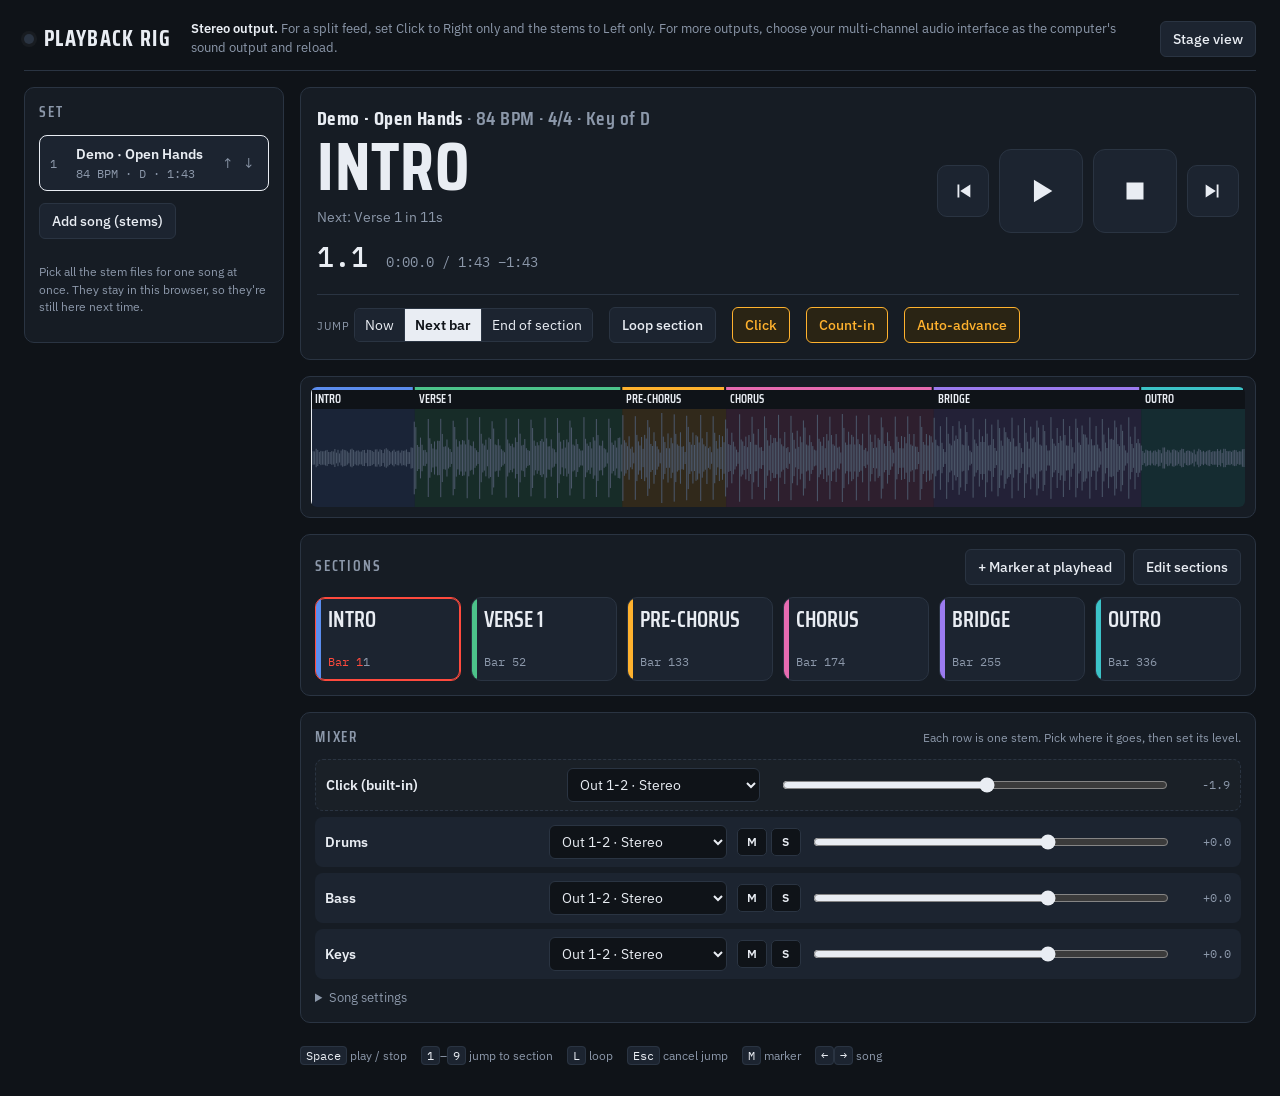
<file: prototype/index.html>
<!doctype html>
<html lang="en">
<meta charset="utf-8">
<meta name="viewport" content="width=device-width, initial-scale=1, viewport-fit=cover">
<title>Playback Rig</title>
<meta name="claude:viewport-fit-sides" content="cover">
<link rel="preconnect" href="https://fonts.googleapis.com">
<link rel="preconnect" href="https://fonts.gstatic.com" crossorigin>
<link rel="stylesheet" href="https://fonts.googleapis.com/css2?family=Saira+Condensed:wght@500;600;700&family=IBM+Plex+Sans:wght@400;500;600&family=IBM+Plex+Mono:wght@400;500&display=swap">
<style>
/* Layout: a stage console. Setlist rail on the left, the deck (now playing, waveform, section pads, mixer) on the right. Single dark theme by choice: it lives in a dark room. */
:root{
  color-scheme: dark;
  --bg:#0f1318; --panel:#161c24; --panel-2:#1c2430; --line:#2a3442; --fg:#e9edf3; --muted:#8c98aa;
  --live:#ff4a3d; --cue:#ffb22e; --ok:#4cc38a; --focus:#7fb0ff;
  --f-display:"Saira Condensed","Arial Narrow",system-ui,sans-serif;
  --f-body:"IBM Plex Sans",system-ui,-apple-system,"Segoe UI",sans-serif;
  --f-mono:"IBM Plex Mono",ui-monospace,Menlo,Consolas,monospace;
}
html,body{background:var(--bg);color:var(--fg)}
body{font-family:var(--f-body);font-size:14px;line-height:1.45;padding-left:max(16px,env(safe-area-inset-left,0px));padding-right:max(16px,env(safe-area-inset-right,0px));padding-block:12px 24px}
*{box-sizing:border-box}
[hidden]{display:none!important}
button,input,select{font:inherit;color:inherit}
:focus-visible{outline:2px solid var(--focus);outline-offset:2px}
.top{display:flex;flex-wrap:wrap;align-items:center;gap:12px 20px;padding-bottom:12px;border-bottom:1px solid var(--line);margin-bottom:16px}
.brand{font-family:var(--f-display);font-weight:700;font-size:22px;letter-spacing:.06em;text-transform:uppercase;display:flex;align-items:center;gap:10px}
.tally{width:10px;height:10px;border-radius:50%;background:var(--line);box-shadow:0 0 0 3px rgba(255,255,255,.04)}
.tally.on{background:var(--live);box-shadow:0 0 12px var(--live)}
.out{color:var(--muted);font-size:13px;flex:1;min-width:200px}
.out b{color:var(--fg);font-weight:600}
.btn{background:var(--panel-2);border:1px solid var(--line);border-radius:6px;padding:7px 12px;cursor:pointer;font-weight:500;white-space:nowrap}
.btn:hover{border-color:#3a475a}
.btn.on{background:#2a2414;border-color:var(--cue);color:var(--cue)}
.btn[disabled]{opacity:.45;cursor:not-allowed}
.btn.danger{border-color:#5a2a2a;color:#ff9a90}
.rig{display:grid;grid-template-columns:260px minmax(0,1fr);gap:16px}
@media (max-width:860px){.rig{grid-template-columns:minmax(0,1fr)}}
.panel{background:var(--panel);border:1px solid var(--line);border-radius:10px}
h2{font-family:var(--f-display);font-weight:600;font-size:15px;letter-spacing:.12em;text-transform:uppercase;color:var(--muted);margin:0}
.setlist{padding:14px;display:flex;flex-direction:column;gap:12px;align-self:start}
.songs{list-style:none;margin:0;padding:0;display:flex;flex-direction:column;gap:6px}
.song{display:flex;align-items:center;gap:8px;border:1px solid transparent;border-radius:8px;padding:8px 10px;background:var(--panel-2);cursor:pointer}
.song.cur{border-color:var(--fg)}
.song .n{font-family:var(--f-mono);color:var(--muted);font-size:12px;width:18px}
.song .t{flex:1;min-width:0}
.song .nm{font-weight:600;white-space:nowrap;overflow:hidden;text-overflow:ellipsis}
.song .meta{font-size:12px;color:var(--muted);font-family:var(--f-mono)}
.song .mv{display:flex;gap:2px}
.song .mv button{background:none;border:0;color:var(--muted);cursor:pointer;padding:2px 4px;border-radius:4px}
.song .mv button:hover{color:var(--fg);background:var(--line)}
.row{display:flex;flex-wrap:wrap;gap:8px;align-items:center}
.file{position:relative;overflow:hidden}
.file input{position:absolute;inset:0;opacity:0;cursor:pointer}
.hint{font-size:12px;color:var(--muted)}
.deck{display:flex;flex-direction:column;gap:16px;min-width:0}
.now{padding:16px;display:grid;grid-template-columns:minmax(0,1fr) auto;gap:16px;align-items:center}
@media (max-width:640px){.now{grid-template-columns:minmax(0,1fr)}}
.songname{font-family:var(--f-display);font-weight:600;font-size:20px;letter-spacing:.02em;color:var(--muted)}
.songname b{color:var(--fg)}
.secname{font-family:var(--f-display);font-weight:700;font-size:clamp(40px,7vw,68px);line-height:1;text-transform:uppercase;letter-spacing:.01em;text-wrap:balance}
.nextsec{color:var(--muted);margin-top:6px}
.nextsec b{color:var(--cue);font-weight:600}
.clock{display:flex;gap:18px;align-items:baseline;margin-top:10px;font-family:var(--f-mono);font-variant-numeric:tabular-nums}
.clock .bb{font-size:28px;font-weight:500}
.clock .tc{color:var(--muted)}
.countin{color:var(--cue);font-weight:600}
.transport{display:flex;gap:10px;align-items:center;flex-wrap:wrap}
.big{width:84px;height:84px;border-radius:12px;border:1px solid var(--line);background:var(--panel-2);cursor:pointer;display:grid;place-items:center}
.big svg{width:34px;height:34px}
.big.play.on{background:var(--live);border-color:var(--live)}
.big.play.on svg{fill:#fff}
.big svg{fill:var(--fg)}
.small{width:52px;height:52px;border-radius:10px}
.small svg{width:22px;height:22px}
.opts{grid-column:1/-1;display:flex;flex-wrap:wrap;gap:8px 16px;align-items:center;border-top:1px solid var(--line);padding-top:12px}
.seg{display:inline-flex;border:1px solid var(--line);border-radius:6px;overflow:hidden}
.seg button{background:var(--panel-2);border:0;padding:6px 10px;cursor:pointer;border-right:1px solid var(--line)}
.seg button:last-child{border-right:0}
.seg button.on{background:var(--fg);color:var(--bg);font-weight:600}
.lbl{font-size:11px;letter-spacing:.1em;text-transform:uppercase;color:var(--muted);margin-right:4px}
.wavewrap{padding:10px}
canvas{display:block;width:100%;height:120px;cursor:pointer;border-radius:6px}
.secs{padding:14px;display:flex;flex-direction:column;gap:12px}
.pads{display:grid;grid-template-columns:repeat(auto-fill,minmax(140px,1fr));gap:10px}
.pad{position:relative;height:84px;border-radius:10px;border:1px solid var(--line);background:var(--panel-2);cursor:pointer;text-align:left;padding:10px 12px;display:flex;flex-direction:column;justify-content:space-between;overflow:hidden}
.pad::before{content:"";position:absolute;left:0;top:0;bottom:0;width:5px;background:var(--c)}
.pad .pn{font-family:var(--f-display);font-weight:600;font-size:22px;line-height:1.05;text-transform:uppercase}
.pad .pb{font-family:var(--f-mono);font-size:12px;color:var(--muted);display:flex;justify-content:space-between}
.pad.cur{border-color:var(--live);box-shadow:inset 0 0 0 1px var(--live)}
.pad.cur .pb span:first-child{color:var(--live)}
.pad.queued{border-color:var(--cue);animation:blink .5s steps(2) infinite}
@keyframes blink{50%{background:#2a2414}}
@media (prefers-reduced-motion:reduce){.pad.queued{animation:none;background:#2a2414}}
.edit{display:flex;flex-direction:column;gap:6px}
.erow{display:grid;grid-template-columns:minmax(0,1fr) 90px auto;gap:8px;align-items:center}
.erow input,.form input,.form select,.mix select{background:var(--bg);border:1px solid var(--line);border-radius:6px;padding:6px 8px;min-width:0;width:100%}
.mix{padding:14px;display:flex;flex-direction:column;gap:10px}
.strips{display:flex;flex-direction:column;gap:6px}
.strip{display:grid;grid-template-columns:minmax(90px,1.2fr) minmax(120px,1fr) auto minmax(100px,2fr) 54px;gap:10px;align-items:center;background:var(--panel-2);border-radius:8px;padding:8px 10px}
@media (max-width:640px){.strip{grid-template-columns:minmax(0,1fr) auto;}.strip select,.strip input[type=range]{grid-column:1/-1}}
.strip .sn{font-weight:600;white-space:nowrap;overflow:hidden;text-overflow:ellipsis}
.strip .sn small{display:block;font-weight:400;color:#ff9a90}
.ms{display:flex;gap:4px}
.ms button{width:30px;height:28px;border-radius:5px;border:1px solid var(--line);background:var(--bg);cursor:pointer;font-weight:600;font-size:12px}
.ms .m.on{background:#4a1d1d;border-color:var(--live);color:#ffb3ab}
.ms .s.on{background:#3b3214;border-color:var(--cue);color:var(--cue)}
input[type=range]{width:100%;accent-color:var(--fg)}
.db{font-family:var(--f-mono);font-size:12px;color:var(--muted);text-align:right;font-variant-numeric:tabular-nums}
.strip.click{background:#1a2027;border:1px dashed var(--line)}
details.songset summary{cursor:pointer;color:var(--muted);font-size:13px}
.form{display:grid;grid-template-columns:repeat(auto-fill,minmax(130px,1fr));gap:10px;margin-top:10px}
.form label{display:flex;flex-direction:column;gap:4px;font-size:12px;color:var(--muted)}
.overlay{position:fixed;inset:0;background:rgba(5,8,12,.72);display:grid;place-items:center;padding:16px;z-index:20}
.dialog{max-width:520px;width:100%;padding:18px;display:flex;flex-direction:column;gap:12px}
.dialog h3{font-family:var(--f-display);font-size:24px;margin:0;text-transform:uppercase;letter-spacing:.03em}
.filelist{font-family:var(--f-mono);font-size:12px;color:var(--muted);max-height:150px;overflow:auto;background:var(--bg);border-radius:6px;padding:8px}
.keys{margin-top:8px;font-size:12px;color:var(--muted);display:flex;flex-wrap:wrap;gap:6px 14px}
kbd{font-family:var(--f-mono);background:var(--panel-2);border:1px solid var(--line);border-radius:4px;padding:1px 5px;color:var(--fg)}
.empty{color:var(--muted);padding:6px 2px}
body.stage .setlist .row,body.stage .mix,body.stage .songset,body.stage .editbtns,body.stage .song .mv,body.stage .keys{display:none}
body.stage .pad{height:110px}
body.stage .pad .pn{font-size:28px}
</style>

<header class="top">
  <div class="brand"><span class="tally" id="tally"></span>Playback Rig</div>
  <div class="out" id="outinfo">Checking audio output…</div>
  <button class="btn" id="stageBtn" aria-pressed="false">Stage view</button>
</header>

<main class="rig">
  <aside class="panel setlist">
    <h2>Set</h2>
    <ol class="songs" id="songs"></ol>
    <div class="row">
      <label class="btn file">Add song (stems)<input type="file" id="fileIn" accept="audio/*" multiple></label>
      <button class="btn" id="demoBtn" hidden>Add demo</button>
    </div>
    <p class="hint">Pick all the stem files for one song at once. They stay in this browser, so they're still here next time.</p>
  </aside>

  <section class="deck">
    <div class="panel now">
      <div>
        <div class="songname" id="songname">No song loaded</div>
        <div class="secname" id="secname">—</div>
        <div class="nextsec" id="nextsec"></div>
        <div class="clock"><span class="bb" id="bb">1.1</span><span class="tc" id="tc">0:00.0 / 0:00</span><span class="countin" id="countin"></span></div>
      </div>
      <div class="transport">
        <button class="big small" id="prevBtn" title="Previous song (←)" aria-label="Previous song"><svg viewBox="0 0 24 24"><path d="M6 5h2v14H6zM20 5v14L9 12z"/></svg></button>
        <button class="big play" id="playBtn" title="Play (Space)" aria-label="Play"><svg viewBox="0 0 24 24"><path d="M7 4v16l13-8z"/></svg></button>
        <button class="big" id="stopBtn" title="Stop (Space). Press again to return to the top." aria-label="Stop"><svg viewBox="0 0 24 24"><path d="M6 6h12v12H6z"/></svg></button>
        <button class="big small" id="nextBtn" title="Next song (→)" aria-label="Next song"><svg viewBox="0 0 24 24"><path d="M16 5h2v14h-2zM4 5v14l11-7z"/></svg></button>
      </div>
      <div class="opts">
        <span><span class="lbl">Jump</span><span class="seg" id="quant"><button data-q="now">Now</button><button data-q="bar">Next bar</button><button data-q="section">End of section</button></span></span>
        <button class="btn" id="loopBtn" title="Repeat the current section until you turn it off (L)">Loop section</button>
        <button class="btn" id="clickBtn" title="Generated click for this song">Click</button>
        <button class="btn" id="countBtn">Count-in</button>
        <button class="btn" id="autoBtn" title="After a song ends, load the next one">Auto-advance</button>
      </div>
    </div>

    <div class="panel wavewrap"><canvas id="wave" aria-label="Song overview. Click to move the playhead."></canvas></div>

    <div class="panel secs">
      <div class="row" style="justify-content:space-between">
        <h2>Sections</h2>
        <div class="row editbtns">
          <button class="btn" id="markBtn" title="M">+ Marker at playhead</button>
          <button class="btn" id="editBtn">Edit sections</button>
        </div>
      </div>
      <div class="pads" id="pads"></div>
      <div class="edit" id="editList" hidden></div>
    </div>

    <div class="panel mix">
      <div class="row" style="justify-content:space-between"><h2>Mixer</h2><span class="hint" id="mixhint"></span></div>
      <div class="strips" id="strips"></div>
      <details class="songset">
        <summary>Song settings</summary>
        <div class="form" id="songForm">
          <label>Name<input id="f-name"></label>
          <label>Tempo (BPM)<input id="f-bpm" type="number" min="30" max="300" step="0.01"></label>
          <label>Beats per bar<input id="f-bpb" type="number" min="1" max="12"></label>
          <label>Key<input id="f-key" maxlength="6"></label>
          <label>First downbeat (ms)<input id="f-off" type="number" step="1"></label>
        </div>
        <div class="row" style="margin-top:12px"><button class="btn danger" id="removeBtn">Remove song</button></div>
      </details>
    </div>
    <div class="keys"><span><kbd>Space</kbd> play / stop</span><span><kbd>1</kbd>–<kbd>9</kbd> jump to section</span><span><kbd>L</kbd> loop</span><span><kbd>Esc</kbd> cancel jump</span><span><kbd>M</kbd> marker</span><span><kbd>←</kbd><kbd>→</kbd> song</span></div>
  </section>
</main>

<div class="overlay" id="importDlg" hidden>
  <form class="panel dialog" id="importForm">
    <h3>New song</h3>
    <div class="filelist" id="importFiles"></div>
    <div class="form" style="margin-top:0">
      <label>Song name<input id="i-name" required></label>
      <label>Tempo (BPM)<input id="i-bpm" type="number" min="30" max="300" step="0.01" required></label>
      <label>Beats per bar<input id="i-bpb" type="number" min="1" max="12" value="4" required></label>
      <label>Key<input id="i-key" maxlength="6"></label>
      <label>First downbeat (ms)<input id="i-off" type="number" step="1" value="0"></label>
    </div>
    <p class="hint">Stems named Click, Guide or Cue go to the in-ear outputs. Everything else goes to the mains. If there's a Click stem, the built-in click starts off.</p>
    <div class="row" style="justify-content:flex-end"><span class="hint" id="importStatus"></span><button type="button" class="btn" id="importCancel">Cancel</button><button class="btn on" id="importGo">Load song</button></div>
  </form>
</div>

<script>
(() => {
const LA = 0.15;                  // scheduler lookahead (s)
const COLORS = ['#5b8def','#4cc38a','#ffb22e','#e66bb0','#9b7bf0','#3cc3c8','#ef7d4f','#c3d04c'];
const S = { songs: [], cur: -1, edit: false, loading: false,
  settings: { countIn: true, quant: 'bar', autoNext: true, clickVol: 0.8, clickRoute: null, stage: false } };
const P = { playing: false, pos: 0, segs: [], insts: [], clicks: [], schedUntil: 0, pending: null, loop: false, timer: 0 };
const buffers = new Map();        // songId -> Map(stemId -> AudioBuffer)
const $ = s => document.querySelector(s);
const uid = () => Math.random().toString(36).slice(2, 10);
const mod = (a, n) => ((a % n) + n) % n;
const cur = () => S.songs[S.cur];
const spb = s => 60 / s.bpm;
const barLen = s => spb(s) * s.bpb;
const fmt = t => { t = Math.max(0, t); const m = Math.floor(t / 60), s = t - m * 60; return m + ':' + (s < 10 ? '0' : '') + s.toFixed(1); };
const fmt0 = t => { t = Math.max(0, Math.round(t)); return Math.floor(t / 60) + ':' + String(t % 60).padStart(2, '0'); };

/* ---------- storage (IndexedDB, this browser only) ---------- */
let dbp = null;
function db() {
  if (!dbp) dbp = new Promise((res, rej) => {
    try { const r = indexedDB.open('playback-rig', 1);
      r.onupgradeneeded = () => { r.result.createObjectStore('kv'); r.result.createObjectStore('files'); };
      r.onsuccess = () => res(r.result); r.onerror = () => rej(r.error);
    } catch (e) { rej(e); }
  });
  return dbp;
}
async function idb(store, mode, fn) {
  try { const d = await db(); return await new Promise((res, rej) => {
    const tx = d.transaction(store, mode); const q = fn(tx.objectStore(store)); let out;
    if (q) q.onsuccess = () => { out = q.result; };
    tx.oncomplete = () => res(out); tx.onerror = () => rej(tx.error); tx.onabort = () => rej(tx.error);
  }); } catch (e) { return undefined; }
}
const idbGet = (st, k) => idb(st, 'readonly', o => o.get(k));
const idbPut = (st, k, v) => idb(st, 'readwrite', o => o.put(v, k));
const idbDel = (st, k) => idb(st, 'readwrite', o => o.delete(k));
let saveT = 0;
function save() {
  clearTimeout(saveT);
  saveT = setTimeout(() => {
    const songs = S.songs.filter(s => !s.demo).map(s => ({ ...s, stems: s.stems.map(({ missing, ...st }) => st) }));
    idbPut('kv', 'library', { songs, settings: S.settings, cur: S.songs[S.cur]?.id });
  }, 300);
}

/* ---------- audio graph ---------- */
let ctx = null, graph = null, clickBufs = null;
function getCtx() { if (!ctx) ctx = new (window.AudioContext || window.webkitAudioContext)(); return ctx; }
function channelCount() { const c = getCtx(); return Math.max(2, Math.min(c.destination.maxChannelCount || 2, 32)); }
function defaultRoute(name) { return /click|guide|cue|count/i.test(name || '') && channelCount() >= 4 ? 'p:2' : 'p:0'; }
function buildGraph() {
  const c = getCtx(), n = channelCount();
  try { c.destination.channelCount = n; c.destination.channelCountMode = 'explicit'; c.destination.channelInterpretation = 'discrete'; } catch (e) {}
  const merger = c.createChannelMerger(n); merger.connect(c.destination);
  graph = { n, merger, buses: new Map() };
  const mk = f => { const len = Math.floor(c.sampleRate * 0.05), b = c.createBuffer(1, len, c.sampleRate), d = b.getChannelData(0);
    for (let i = 0; i < len; i++) { const t = i / c.sampleRate; d[i] = Math.sin(2 * Math.PI * f * t) * Math.exp(-t * 90) * 0.9; } return b; };
  clickBufs = { hi: mk(1760), lo: mk(1175) };
}
function bus(id) {
  if (!graph) buildGraph();
  let b = graph.buses.get(id);
  if (!b) { const g = getCtx().createGain(); g.channelCount = 2; g.channelCountMode = 'explicit'; g.channelInterpretation = 'speakers';
    b = { g, outs: [], route: null }; graph.buses.set(id, b); }
  return b;
}
function clampRoute(r) {
  const n = graph ? graph.n : channelCount(); let [k, ch] = (r || 'p:0').split(':'); ch = +ch;
  if (k === 'p' && ch + 1 >= n) return 'p:0';
  if (k === 'm' && ch >= n) return 'm:' + (n - 1);
  return k + ':' + ch;
}
function routeBus(b, route) {
  route = clampRoute(route); if (b.route === route) return;
  try { b.g.disconnect(); } catch (e) {}
  b.outs.forEach(o => { try { o.disconnect(); } catch (e) {} }); b.outs = [];
  const c = getCtx(); const [k, chS] = route.split(':'); const ch = +chS;
  if (k === 'p') { const sp = c.createChannelSplitter(2); b.g.connect(sp); sp.connect(graph.merger, 0, ch); sp.connect(graph.merger, 1, ch + 1); b.outs.push(sp); }
  else { const dm = c.createGain(); dm.channelCount = 1; dm.channelCountMode = 'explicit'; dm.channelInterpretation = 'speakers'; b.g.connect(dm); dm.connect(graph.merger, 0, ch); b.outs.push(dm); }
  b.route = route;
}
function applyMix() {
  const song = cur(); if (!song || !graph) return;
  const anySolo = song.stems.some(s => s.solo);
  for (const st of song.stems) {
    const b = bus(st.id); routeBus(b, st.route);
    const v = st.mute || (anySolo && !st.solo) ? 0 : st.gain;
    b.g.gain.setTargetAtTime(v, ctx.currentTime, 0.01);
  }
  const cb = bus('__click'); routeBus(cb, S.settings.clickRoute || defaultRoute('click'));
  cb.g.gain.setTargetAtTime(S.settings.clickVol, ctx.currentTime, 0.01);
}
function routeOptions() {
  const n = graph ? graph.n : channelCount(), o = [];
  for (let i = 0; i + 1 < n; i += 2) o.push(['p:' + i, `Out ${i + 1}-${i + 2}` + (n >= 4 ? (i === 0 ? ' · Mains' : i === 2 ? ' · In-ears' : '') : ' · Stereo')]);
  for (let i = 0; i < n; i++) o.push(['m:' + i, n === 2 ? (i ? 'Right only' : 'Left only') : `Out ${i + 1} only`]);
  return o;
}

/* ---------- transport engine ---------- */
function posAt(t) { const sg = P.segs; if (!sg.length) return P.pos; let s = sg[0]; if (t < s.ctx) return s.pos; for (const x of sg) if (x.ctx <= t) s = x; return s.pos + (t - s.ctx); }
function ctxAtPos(p) { const s = P.segs[P.segs.length - 1]; return s.ctx + (p - s.pos); }
function startInstance(song, at, pos) {
  const bm = buffers.get(song.id), inst = []; if (!bm) return inst;
  for (const st of song.stems) {
    const buf = bm.get(st.id); if (!buf || pos >= buf.duration) continue;
    const src = ctx.createBufferSource(); src.buffer = buf;
    const env = ctx.createGain(); env.gain.setValueAtTime(0, at); env.gain.linearRampToValueAtTime(1, at + 0.006);
    src.connect(env); env.connect(bus(st.id).g); src.start(at, Math.max(0, pos)); inst.push({ src, env });
  }
  return inst;
}
function stopInstance(inst, at) {
  for (const { src, env } of inst) {
    try { env.gain.cancelScheduledValues(at - 0.008); env.gain.setValueAtTime(1, at - 0.008); env.gain.linearRampToValueAtTime(0, at); src.stop(at + 0.01); } catch (e) {}
  }
}
function clickAt(t, accent) {
  const src = ctx.createBufferSource(); src.buffer = accent ? clickBufs.hi : clickBufs.lo; src.connect(bus('__click').g); src.start(t);
  const rec = { src, t }; P.clicks.push(rec);
  src.onended = () => { const i = P.clicks.indexOf(rec); if (i >= 0) P.clicks.splice(i, 1); };
}
function scheduleClicks(a, b, song) {
  if (!song.click) return;
  const sg = P.segs, sp = spb(song);
  for (let i = 0; i < sg.length; i++) {
    const s0 = Math.max(a, sg[i].ctx), s1 = Math.min(b, i + 1 < sg.length ? sg[i + 1].ctx : Infinity);
    if (s1 <= s0) continue;
    const p0 = sg[i].pos + (s0 - sg[i].ctx), p1 = sg[i].pos + (s1 - sg[i].ctx);
    for (let k = Math.ceil((p0 - song.offset) / sp - 1e-7); ; k++) {
      const bp = song.offset + k * sp;
      if (bp >= p1 - 1e-7 || bp > song.duration) break;
      if (bp < 0) continue;
      clickAt(sg[i].ctx + (bp - sg[i].pos), mod(k, song.bpb) === 0);
    }
  }
}
function sectionAt(song, pos) { let s = null; for (const x of song.sections) if (x.time <= pos + 1e-4) s = x; return s; }
function sectionEnd(song, sec) { const i = song.sections.indexOf(sec); return i >= 0 && i < song.sections.length - 1 ? song.sections[i + 1].time : song.duration; }

async function play() {
  const song = cur(); if (!song || P.playing || S.loading) return;
  const c = getCtx(); try { await c.resume(); } catch (e) {}
  if (!graph) buildGraph(); applyMix();
  if (P.pos >= song.duration - 0.05) P.pos = 0;
  const countIn = S.settings.countIn ? barLen(song) : 0;
  const t0 = c.currentTime + 0.08 + countIn;
  if (countIn) for (let k = 0; k < song.bpb; k++) clickAt(t0 - countIn + k * spb(song), k === 0);
  P.segs = [{ ctx: t0, pos: P.pos }]; P.insts = [startInstance(song, t0, P.pos)];
  P.schedUntil = t0; P.pending = null; P.playing = true;
  clearInterval(P.timer); P.timer = setInterval(tick, 25); tick();
  wake(true); renderTransport();
}
function stop() {
  if (!P.playing) { P.pos = 0; P.pending = null; renderTransport(); return; }
  const now = ctx.currentTime, song = cur();
  P.pos = Math.min(Math.max(0, posAt(now)), song ? song.duration : 0);
  for (const inst of P.insts) stopInstance(inst, now + 0.03); P.insts = [];
  for (const c of P.clicks) { try { c.src.stop(); } catch (e) {} } P.clicks = [];
  clearInterval(P.timer); P.playing = false; P.pending = null; P.segs = [];
  wake(false); renderTransport();
}
function commitJump(at) {
  const song = cur(), pj = P.pending; P.pending = null;
  for (const inst of P.insts) stopInstance(inst, at);
  P.insts = [startInstance(song, at, pj.target)];
  P.clicks = P.clicks.filter(c => { if (c.t >= at - 0.001) { try { c.src.stop(); } catch (e) {} return false; } return true; });
  P.segs.push({ ctx: at, pos: pj.target }); if (P.segs.length > 4) P.segs = P.segs.slice(-4);
  P.schedUntil = Math.min(P.schedUntil, at);
}
function tick() {
  const song = cur(); if (!P.playing || !song) return;
  const now = ctx.currentTime, horizon = now + LA;
  if (P.loop && !P.pending) {
    const sec = sectionAt(song, posAt(Math.max(now, P.segs[0].ctx)));
    if (sec) P.pending = { target: sec.time, atPos: sectionEnd(song, sec), loop: true };
  }
  if (P.pending) { const at = ctxAtPos(P.pending.atPos); if (at <= horizon) commitJump(Math.max(at, now + 0.02)); }
  let b = horizon; if (P.pending) b = Math.min(b, ctxAtPos(P.pending.atPos));
  if (b > P.schedUntil) { scheduleClicks(P.schedUntil, b, song); P.schedUntil = b; }
  if (!P.pending && posAt(now) >= song.duration) {
    stop(); P.pos = 0;
    if (S.settings.autoNext && S.cur < S.songs.length - 1) selectSong(S.cur + 1); else renderTransport();
  }
}
function queueJump(target, immediate) {
  const song = cur(); if (!song) return;
  if (!P.playing) { P.pos = Math.max(0, Math.min(target, song.duration)); P.pending = null; renderTransport(); return; }
  if (P.pending && !P.pending.loop && Math.abs(P.pending.target - target) < 1e-6 && !immediate) { P.pending = null; return; }
  const now = ctx.currentTime, pos = posAt(now), q = immediate ? 'now' : S.settings.quant;
  let at;
  if (q === 'now') at = pos + 0.03;
  else if (q === 'bar') { const bl = barLen(song); at = song.offset + Math.ceil((pos - song.offset + 0.03) / bl) * bl; }
  else { const sec = sectionAt(song, pos); at = sec ? sectionEnd(song, sec) : (song.sections[0]?.time ?? song.duration); }
  P.pending = { target, atPos: Math.min(at, song.duration), loop: false };
  tick();
}

let wl = null;
async function wake(on) {
  try { if (on && navigator.wakeLock && !wl) { wl = await navigator.wakeLock.request('screen'); wl.addEventListener('release', () => { wl = null; }); }
    else if (!on && wl) { await wl.release(); wl = null; } } catch (e) { wl = null; }
}

/* ---------- songs: demo, import, load ---------- */
function computePeaks(bufs, dur, cols = 600) {
  const out = new Float32Array(cols);
  for (const b of bufs) { const d = b.getChannelData(0), per = b.sampleRate * dur / cols;
    for (let c = 0; c < cols; c++) { const s0 = Math.floor(c * per), s1 = Math.min(d.length, Math.floor((c + 1) * per)); let m = 0;
      for (let i = s0; i < s1; i += 7) { const v = Math.abs(d[i]); if (v > m) m = v; } out[c] += m; } }
  let mx = 0; for (const v of out) if (v > mx) mx = v;
  return Array.from(out, v => mx ? Math.round(v / mx * 1000) / 1000 : 0);
}
const PROG = 'D A Bm G D A Bm G D A Bm G G A Bm A G D A Bm G D A Bm Bm G D A Bm G D A G A D D'.split(' ');
function demoSong() {
  const s = { id: 'demo', demo: true, name: 'Demo · Open Hands', key: 'D', bpm: 84, bpb: 4, offset: 0, click: true, peaks: null,
    stems: [['demo-drums', 'Drums'], ['demo-bass', 'Bass'], ['demo-keys', 'Keys']].map(([id, name]) => ({ id, name, gain: 1, mute: false, solo: false, route: 'p:0' })),
    sections: [] };
  const bl = barLen(s); s.duration = PROG.length * bl;
  s.sections = [['Intro', 0], ['Verse 1', 4], ['Pre-Chorus', 12], ['Chorus', 16], ['Bridge', 24], ['Outro', 32]].map(([name, bar]) => ({ id: uid(), name, time: bar * bl }));
  return s;
}
function makeDemoBuffers(song) {
  const c = getCtx(), sr = c.sampleRate, bl = barLen(song), sp = spb(song), N = Math.ceil(song.duration * sr) + sr;
  const mk = () => c.createBuffer(2, N, sr); const drums = mk(), bass = mk(), keys = mk();
  const D = drums.getChannelData(0), B = bass.getChannelData(0), K = keys.getChannelData(0);
  const CH = { D: { pad: [62, 66, 69], root: 38 }, A: { pad: [61, 64, 69], root: 33 }, Bm: { pad: [62, 66, 71], root: 35 }, G: { pad: [62, 67, 71], root: 31 } };
  const hz = m => 440 * Math.pow(2, (m - 69) / 12);
  const kick = t0 => { let ph = 0; const L = Math.floor(0.35 * sr); for (let i = 0; i < L && t0 + i < N; i++) { const t = i / sr; ph += 2 * Math.PI * (45 + 75 * Math.exp(-t * 30)) / sr; D[t0 + i] += Math.sin(ph) * Math.exp(-t * 9) * 0.8; } };
  const snare = (t0, a) => { const L = Math.floor(0.2 * sr); for (let i = 0; i < L && t0 + i < N; i++) { const t = i / sr; D[t0 + i] += ((Math.random() * 2 - 1) * Math.exp(-t * 22) + 0.4 * Math.sin(2 * Math.PI * 185 * t) * Math.exp(-t * 30)) * a; } };
  const hat = (t0, a) => { let p = 0; const L = Math.floor(0.05 * sr); for (let i = 0; i < L && t0 + i < N; i++) { const n = Math.random() * 2 - 1; D[t0 + i] += (n - p) * Math.exp(-i / sr * 80) * a; p = n; } };
  for (let bar = 0; bar < PROG.length; bar++) {
    const ch = CH[PROG[bar]], s0 = Math.floor(bar * bl * sr), len = Math.floor(bl * sr);
    const sec = bar < 4 ? 'intro' : bar < 12 ? 'verse' : bar < 16 ? 'pre' : bar < 24 ? 'chorus' : bar < 32 ? 'bridge' : 'outro';
    for (const m of ch.pad) for (const det of [1, 1.004]) { const w = 2 * Math.PI * hz(m) * det / sr;
      for (let i = 0; i < len; i++) { const env = Math.min(1, i / (0.12 * sr)) * Math.min(1, (len - i) / (0.15 * sr)); K[s0 + i] += Math.sin(w * i) * env * 0.065; } }
    if (sec !== 'intro' && sec !== 'outro') {
      const w = 2 * Math.PI * hz(ch.root) / sr;
      for (const beat of [0, 2, 3.5]) { const b0 = s0 + Math.floor(beat * sp * sr), L = Math.floor((beat === 3.5 ? 0.45 : 1.6) * sp * sr);
        for (let i = 0; i < L && b0 + i < N; i++) { const env = Math.min(1, i / 200) * Math.exp(-i / sr * 2.2) * Math.min(1, (L - i) / 400); B[b0 + i] += (Math.sin(w * i) + 0.3 * Math.sin(2 * w * i)) * env * 0.35; } }
      for (let beat = 0; beat < 4; beat++) { const t0 = s0 + Math.floor(beat * sp * sr);
        if (sec === 'bridge' || beat === 0 || beat === 2) kick(t0);
        if (sec !== 'bridge' && (beat === 1 || beat === 3)) snare(t0, sec === 'verse' ? 0.22 : 0.38);
        if (sec === 'chorus' || sec === 'pre') { hat(t0, 0.12); hat(t0 + Math.floor(sp * sr / 2), 0.07); } }
    }
  }
  for (const b of [drums, bass, keys]) b.copyToChannel(b.getChannelData(0), 1);
  const m = new Map([['demo-drums', drums], ['demo-bass', bass], ['demo-keys', keys]]);
  if (!song.peaks) song.peaks = computePeaks([drums, bass, keys], song.duration);
  return m;
}
async function ensureLoaded(song) {
  if (buffers.has(song.id)) return;
  if (song.demo) { buffers.set(song.id, makeDemoBuffers(song)); return; }
  const m = new Map();
  for (const st of song.stems) {
    const ab = await idbGet('files', st.id);
    if (!ab) { st.missing = true; continue; }
    try { m.set(st.id, await getCtx().decodeAudioData(ab.slice(0))); st.missing = false; } catch (e) { st.missing = true; }
  }
  buffers.set(song.id, m);
}
function evict() {
  const keep = new Set([cur()?.id, S.songs[S.cur + 1]?.id]);
  for (const id of [...buffers.keys()]) if (!keep.has(id)) buffers.delete(id);
}
async function selectSong(i) {
  if (i < 0 || i >= S.songs.length) return;
  if (P.playing) stop();
  S.cur = i; P.pos = 0; P.pending = null; P.loop = false; S.loading = true; S.edit = false;
  renderAll();
  const song = cur();
  await ensureLoaded(song);
  if (cur() !== song) return;
  S.loading = false; evict(); if (graph) applyMix(); renderAll(); save();
  const nx = S.songs[i + 1]; if (nx) setTimeout(() => ensureLoaded(nx).catch(() => {}), 400);
}

/* import */
let pendingFiles = [];
function commonPrefix(a) { if (!a.length) return ''; let p = a[0]; for (const s of a) while (!s.startsWith(p)) p = p.slice(0, -1); return p; }
$('#fileIn').addEventListener('change', e => {
  pendingFiles = [...e.target.files]; e.target.value = '';
  if (!pendingFiles.length) return;
  const names = pendingFiles.map(f => f.name.replace(/\.[^.]+$/, ''));
  const pre = names.length > 1 ? commonPrefix(names) : '';
  const bpm = names.join(' ').match(/(\d{2,3}(?:\.\d+)?)\s*bpm/i);
  $('#i-name').value = (pre.replace(/[\s\-_.·]+$/, '') || names[0]).trim();
  $('#i-bpm').value = bpm ? bpm[1] : '';
  $('#i-key').value = ''; $('#i-off').value = 0; $('#i-bpb').value = 4;
  $('#importFiles').textContent = pendingFiles.map(f => f.name).join('\n');
  $('#importStatus').textContent = ''; $('#importGo').disabled = false;
  $('#importDlg').hidden = false; $('#i-bpm').focus();
});
$('#importCancel').addEventListener('click', () => { $('#importDlg').hidden = true; pendingFiles = []; });
$('#importForm').addEventListener('submit', async e => {
  e.preventDefault(); if (!pendingFiles.length) return;
  if (P.playing) stop();
  $('#importGo').disabled = true;
  const names = pendingFiles.map(f => f.name.replace(/\.[^.]+$/, ''));
  const pre = names.length > 1 ? commonPrefix(names) : '';
  const song = { id: uid(), name: $('#i-name').value.trim() || 'Untitled', bpm: +$('#i-bpm').value || 120, bpb: Math.max(1, +$('#i-bpb').value || 4),
    key: $('#i-key').value.trim(), offset: (+$('#i-off').value || 0) / 1000, click: true, stems: [], sections: [], duration: 0, peaks: null };
  const m = new Map(), bufs = [];
  for (let k = 0; k < pendingFiles.length; k++) {
    const f = pendingFiles[k];
    $('#importStatus').textContent = `Loading ${k + 1} of ${pendingFiles.length}…`;
    try {
      const ab = await f.arrayBuffer();
      const buf = await getCtx().decodeAudioData(ab.slice(0));
      const name = (names[k].slice(pre.length).replace(/^[\s\-_.·]+/, '') || names[k]).trim();
      const st = { id: uid(), name, gain: 1, mute: false, solo: false, route: defaultRoute(name) };
      await idbPut('files', st.id, ab);
      song.stems.push(st); m.set(st.id, buf); bufs.push(buf);
      song.duration = Math.max(song.duration, buf.duration);
    } catch (err) { $('#importStatus').textContent = `${f.name} isn't an audio file this browser can read. Skipped.`; await new Promise(r => setTimeout(r, 1200)); }
  }
  if (!song.stems.length) { $('#importStatus').textContent = 'No stems loaded. Try WAV, MP3, M4A or AIFF files.'; $('#importGo').disabled = false; return; }
  if (song.stems.some(s => /click/i.test(s.name))) song.click = false;
  song.stems.sort((a, b) => (/click|guide|cue/i.test(a.name) ? 0 : 1) - (/click|guide|cue/i.test(b.name) ? 0 : 1) || a.name.localeCompare(b.name));
  song.sections = [{ id: uid(), name: 'Top', time: 0 }];
  song.peaks = computePeaks(bufs, song.duration);
  buffers.set(song.id, m);
  S.songs.push(song); $('#importDlg').hidden = true; pendingFiles = [];
  await selectSong(S.songs.length - 1);
});

/* ---------- rendering ---------- */
function renderAll() { renderSetlist(); renderSongMeta(); renderPads(); renderMixer(); renderTransport(); }
function renderSetlist() {
  const ol = $('#songs'); ol.innerHTML = '';
  if (!S.songs.length) { ol.innerHTML = '<li class="empty">No songs yet. Add the stems for your first song.</li>'; }
  S.songs.forEach((s, i) => {
    const li = document.createElement('li'); li.className = 'song' + (i === S.cur ? ' cur' : ''); li.dataset.i = i; li.tabIndex = 0;
    li.innerHTML = `<span class="n">${i + 1}</span><span class="t"><div class="nm"></div><div class="meta">${s.bpm} BPM${s.key ? ' · ' + s.key : ''} · ${fmt0(s.duration)}</div></span>
      <span class="mv"><button data-mv="-1" aria-label="Move up" title="Move up">↑</button><button data-mv="1" aria-label="Move down" title="Move down">↓</button></span>`;
    li.querySelector('.nm').textContent = s.name;
    ol.appendChild(li);
  });
  $('#demoBtn').hidden = S.songs.some(s => s.demo);
}
$('#songs').addEventListener('click', e => {
  const li = e.target.closest('.song'); if (!li) return; const i = +li.dataset.i;
  const mv = e.target.closest('[data-mv]');
  if (mv) { const j = i + +mv.dataset.mv; if (j < 0 || j >= S.songs.length) return;
    const curId = cur()?.id; [S.songs[i], S.songs[j]] = [S.songs[j], S.songs[i]]; S.cur = S.songs.findIndex(s => s.id === curId); renderSetlist(); save(); return; }
  if (P.playing) { flash('Stop playback to change songs.'); return; }
  if (i !== S.cur) selectSong(i);
});
$('#songs').addEventListener('keydown', e => { if (e.key === 'Enter' && e.target.classList.contains('song')) e.target.click(); });
$('#demoBtn').addEventListener('click', () => { S.songs.push(demoSong()); renderSetlist(); if (S.cur < 0) selectSong(0); });

function renderSongMeta() {
  const s = cur(); const dis = !s;
  for (const id of ['f-name', 'f-bpm', 'f-bpb', 'f-key', 'f-off']) $('#' + id).disabled = dis;
  $('#removeBtn').disabled = dis;
  if (!s) return;
  $('#f-name').value = s.name; $('#f-bpm').value = s.bpm; $('#f-bpb').value = s.bpb; $('#f-key').value = s.key || ''; $('#f-off').value = Math.round(s.offset * 1000);
}
$('#songForm').addEventListener('change', () => {
  const s = cur(); if (!s) return;
  s.name = $('#f-name').value.trim() || s.name; s.bpm = Math.min(300, Math.max(30, +$('#f-bpm').value || s.bpm));
  s.bpb = Math.min(12, Math.max(1, Math.round(+$('#f-bpb').value || s.bpb))); s.key = $('#f-key').value.trim(); s.offset = (+$('#f-off').value || 0) / 1000;
  renderSetlist(); renderPads(); renderTransport(); save();
});
let removeArm = 0;
$('#removeBtn').addEventListener('click', async () => {
  const s = cur(); if (!s) return;
  if (Date.now() - removeArm > 3000) { removeArm = Date.now(); $('#removeBtn').textContent = 'Click again to remove'; setTimeout(() => { $('#removeBtn').textContent = 'Remove song'; }, 3000); return; }
  removeArm = 0; $('#removeBtn').textContent = 'Remove song';
  if (P.playing) stop();
  for (const st of s.stems) idbDel('files', st.id);
  buffers.delete(s.id); S.songs.splice(S.cur, 1);
  if (S.songs.length) await selectSong(Math.min(S.cur, S.songs.length - 1)); else { S.cur = -1; renderAll(); save(); }
});

const barOf = (s, t) => Math.floor((t - s.offset) / barLen(s) + 1e-6) + 1;
let padEls = [];
function renderPads() {
  const s = cur(), box = $('#pads'), ed = $('#editList'); box.innerHTML = ''; padEls = [];
  $('#editBtn').textContent = S.edit ? 'Done' : 'Edit sections';
  $('#markBtn').disabled = !s; $('#editBtn').disabled = !s;
  if (!s) { box.innerHTML = '<p class="empty">Load a song to see its sections.</p>'; ed.hidden = true; return; }
  if (!s.sections.length) box.innerHTML = '<p class="empty">No sections yet. Play the song and press M at each section start.</p>';
  s.sections.forEach((sec, k) => {
    const b = document.createElement('button'); b.className = 'pad'; b.dataset.k = k; b.style.setProperty('--c', COLORS[k % COLORS.length]);
    b.innerHTML = `<span class="pn"></span><span class="pb"><span>Bar ${barOf(s, sec.time)}</span><span>${k < 9 ? k + 1 : ''}</span></span>`;
    b.querySelector('.pn').textContent = sec.name; box.appendChild(b); padEls.push(b);
  });
  ed.hidden = !S.edit; ed.innerHTML = '';
  if (S.edit) s.sections.forEach((sec, k) => {
    const r = document.createElement('div'); r.className = 'erow'; r.dataset.k = k;
    r.innerHTML = `<input id="sec-n-${sec.id}" aria-label="Section name"><input id="sec-b-${sec.id}" type="number" min="1" aria-label="Start bar" title="Start bar"><button class="btn danger" data-del="1">Delete</button>`;
    r.children[0].value = sec.name; r.children[1].value = barOf(s, sec.time); ed.appendChild(r);
  });
}
$('#pads').addEventListener('click', e => {
  const b = e.target.closest('.pad'); if (!b) return; const s = cur(); const sec = s.sections[+b.dataset.k]; if (sec) queueJump(sec.time);
});
$('#editBtn').addEventListener('click', () => { S.edit = !S.edit; renderPads(); });
$('#editList').addEventListener('change', e => {
  const r = e.target.closest('.erow'); const s = cur(); const sec = s.sections[+r.dataset.k];
  sec.name = r.children[0].value.trim() || sec.name;
  const bar = Math.max(1, Math.round(+r.children[1].value || 1)); sec.time = Math.max(0, s.offset + (bar - 1) * barLen(s));
  s.sections.sort((a, b) => a.time - b.time); renderPads(); save();
});
$('#editList').addEventListener('click', e => {
  if (!e.target.closest('[data-del]')) return; const r = e.target.closest('.erow'); cur().sections.splice(+r.dataset.k, 1); renderPads(); save();
});
function addMarker() {
  const s = cur(); if (!s) return;
  const pos = P.playing ? posAt(ctx.currentTime) : P.pos, bl = barLen(s);
  const t = Math.max(0, s.offset + Math.round((pos - s.offset) / bl) * bl);
  if (s.sections.some(x => Math.abs(x.time - t) < 0.01)) { flash('There is already a marker on that bar.'); return; }
  s.sections.push({ id: uid(), name: 'Section ' + (s.sections.length + 1), time: t }); s.sections.sort((a, b) => a.time - b.time);
  renderPads(); save(); flash('Marker added at bar ' + barOf(s, t) + '. Rename it under Edit sections.');
}
$('#markBtn').addEventListener('click', addMarker);

function renderMixer() {
  const s = cur(), box = $('#strips'); box.innerHTML = '';
  if (!s) { box.innerHTML = '<p class="empty">No stems loaded.</p>'; return; }
  const opts = routeOptions().map(([v, l]) => `<option value="${v}">${l}</option>`).join('');
  const strip = (id, name, gain, route, extra, cls) => {
    const d = document.createElement('div'); d.className = 'strip' + (cls ? ' ' + cls : ''); d.dataset.id = id;
    d.innerHTML = `<div class="sn"></div><select id="route-${id}" aria-label="Output for ${name}">${opts}</select><div class="ms">${extra}</div>
      <input type="range" id="fader-${id}" min="0" max="1.5" step="0.01" aria-label="${name} level"><span class="db"></span>`;
    d.querySelector('.sn').textContent = name; d.querySelector('select').value = clampRoute(route);
    d.querySelector('input').value = gain; d.querySelector('.db').textContent = dB(gain); return d;
  };
  box.appendChild(strip('__click', 'Click (built-in)', S.settings.clickVol, S.settings.clickRoute || defaultRoute('click'), '', 'click'));
  for (const st of s.stems) {
    const d = strip(st.id, st.name, st.gain, st.route, `<button class="m${st.mute ? ' on' : ''}" data-t="mute" aria-pressed="${st.mute}" title="Mute">M</button><button class="s${st.solo ? ' on' : ''}" data-t="solo" aria-pressed="${st.solo}" title="Solo">S</button>`);
    if (st.missing) { const sm = document.createElement('small'); sm.textContent = 'File missing'; d.querySelector('.sn').appendChild(sm); }
    box.appendChild(d);
  }
}
const dB = g => g <= 0.001 ? '−∞' : (20 * Math.log10(g) >= 0 ? '+' : '') + (20 * Math.log10(g)).toFixed(1);
$('#strips').addEventListener('input', e => {
  if (e.target.type !== 'range') return; const id = e.target.closest('.strip').dataset.id, v = +e.target.value;
  if (id === '__click') S.settings.clickVol = v; else { const st = cur().stems.find(x => x.id === id); st.gain = v; }
  e.target.nextElementSibling.textContent = dB(v); applyMix(); save();
});
$('#strips').addEventListener('change', e => {
  if (e.target.tagName !== 'SELECT') return; const id = e.target.closest('.strip').dataset.id;
  if (id === '__click') S.settings.clickRoute = e.target.value; else cur().stems.find(x => x.id === id).route = e.target.value;
  applyMix(); save();
});
$('#strips').addEventListener('click', e => {
  const b = e.target.closest('[data-t]'); if (!b) return; const st = cur().stems.find(x => x.id === b.closest('.strip').dataset.id);
  st[b.dataset.t] = !st[b.dataset.t]; renderMixer(); applyMix(); save();
});

function renderTransport() {
  const s = cur();
  $('#playBtn').classList.toggle('on', P.playing); $('#tally').classList.toggle('on', P.playing);
  $('#playBtn').disabled = !s || S.loading;
  $('#prevBtn').disabled = P.playing || S.cur <= 0; $('#nextBtn').disabled = P.playing || S.cur >= S.songs.length - 1;
  $('#loopBtn').classList.toggle('on', P.loop); $('#countBtn').classList.toggle('on', S.settings.countIn);
  $('#autoBtn').classList.toggle('on', S.settings.autoNext); $('#clickBtn').classList.toggle('on', !!s?.click);
  $('#clickBtn').disabled = !s;
  document.querySelectorAll('#quant button').forEach(b => b.classList.toggle('on', b.dataset.q === S.settings.quant));
  if (s) { const sn = $('#songname'); sn.innerHTML = ''; const b = document.createElement('b'); b.textContent = s.name; sn.append(b, ` · ${s.bpm} BPM · ${s.bpb}/4${s.key ? ' · Key of ' + s.key : ''}${S.loading ? ' · Loading stems…' : ''}`); }
  else $('#songname').textContent = 'No song loaded';
  $('#mixhint').textContent = s ? 'Each row is one stem. Pick where it goes, then set its level.' : '';
}
function frame() {
  const s = cur();
  if (s) {
    const now = ctx ? ctx.currentTime : 0, pos = P.playing ? posAt(now) : P.pos;
    const sec = sectionAt(s, pos), k = sec ? s.sections.indexOf(sec) : -1;
    $('#secname').textContent = sec ? sec.name : (s.sections.length ? 'Pickup' : '—');
    const nx = s.sections[k + 1];
    const q = P.pending && !P.pending.loop ? sectionAt(s, P.pending.target + 1e-3) : null;
    $('#nextsec').innerHTML = '';
    if (q) { $('#nextsec').append('Jumping to '); const b = document.createElement('b'); b.textContent = q.name; $('#nextsec').append(b, ` in ${Math.max(0, P.pending.atPos - pos).toFixed(1)}s`); }
    else if (P.loop && sec) { $('#nextsec').append('Looping '); const b = document.createElement('b'); b.textContent = sec.name; $('#nextsec').append(b); }
    else if (nx) $('#nextsec').textContent = 'Next: ' + nx.name + ' in ' + Math.max(0, nx.time - pos).toFixed(0) + 's';
    const rel = pos - s.offset, bi = Math.floor(rel / spb(s) + 1e-6);
    $('#bb').textContent = (Math.floor(bi / s.bpb) + 1) + '.' + (mod(bi, s.bpb) + 1);
    $('#tc').textContent = fmt(pos) + ' / ' + fmt0(s.duration) + '  −' + fmt0(s.duration - pos);
    const inCount = P.playing && P.segs.length && now < P.segs[0].ctx;
    $('#countin').textContent = inCount ? 'Count-in ' + (Math.floor((now - (P.segs[0].ctx - barLen(s))) / spb(s)) + 1) : '';
    padEls.forEach((el, i) => { el.classList.toggle('cur', i === k); el.classList.toggle('queued', !!q && s.sections[i] === q); });
    drawWave(s, pos);
  } else { $('#secname').textContent = '—'; $('#nextsec').textContent = ''; $('#bb').textContent = '–'; $('#tc').textContent = ''; drawWave(null, 0); }
  requestAnimationFrame(frame);
}
const cv = $('#wave'), g2 = cv.getContext('2d');
function drawWave(s, pos) {
  const dpr = window.devicePixelRatio || 1, w = cv.clientWidth, h = cv.clientHeight;
  if (cv.width !== Math.round(w * dpr) || cv.height !== Math.round(h * dpr)) { cv.width = Math.round(w * dpr); cv.height = Math.round(h * dpr); }
  g2.setTransform(dpr, 0, 0, dpr, 0, 0); g2.fillStyle = '#0f1318'; g2.fillRect(0, 0, w, h);
  if (!s || !s.duration) return;
  const X = t => t / s.duration * w, top = 22;
  s.sections.forEach((sec, k) => { const x0 = X(sec.time), x1 = X(sectionEnd(s, sec)); g2.fillStyle = COLORS[k % COLORS.length];
    g2.globalAlpha = 0.14; g2.fillRect(x0, top, x1 - x0, h - top); g2.globalAlpha = 1; g2.fillRect(x0, 0, Math.max(1, x1 - x0 - 2), 3);
    g2.fillStyle = '#e9edf3'; g2.font = '600 12px "Saira Condensed", sans-serif'; g2.save(); g2.beginPath(); g2.rect(x0, 0, x1 - x0 - 4, top); g2.clip(); g2.fillText(sec.name.toUpperCase(), x0 + 4, 16); g2.restore(); });
  const pk = s.peaks || [], n = pk.length, mid = top + (h - top) / 2, amp = (h - top) / 2 - 4, px = X(pos);
  for (let i = 0; i < n; i++) { const x = i / n * w, v = Math.max(0.02, pk[i]) * amp; g2.fillStyle = x < px ? '#c9d2de' : '#4a5668'; g2.fillRect(x, mid - v, Math.max(1, w / n - 0.5), v * 2); }
  if (P.pending) { const ax = X(P.pending.atPos), tx = X(P.pending.target); g2.strokeStyle = '#ffb22e'; g2.setLineDash([4, 3]); g2.lineWidth = 2;
    g2.beginPath(); g2.moveTo(ax, top); g2.lineTo(ax, h); g2.moveTo(tx, top); g2.lineTo(tx, h); g2.stroke(); g2.setLineDash([]); }
  g2.fillStyle = P.playing ? '#ff4a3d' : '#e9edf3'; g2.fillRect(px - 1, 0, 2, h);
}
cv.addEventListener('click', e => { const s = cur(); if (!s) return; const r = cv.getBoundingClientRect(); queueJump((e.clientX - r.left) / r.width * s.duration, true); });

/* ---------- controls ---------- */
let flashT = 0;
function flash(msg) { const el = $('#nextsec'); el.textContent = msg; el.style.color = 'var(--cue)'; clearTimeout(flashT); flashT = setTimeout(() => { el.style.color = ''; }, 2500); }
$('#playBtn').addEventListener('click', play);
$('#stopBtn').addEventListener('click', stop);
$('#prevBtn').addEventListener('click', () => { if (!P.playing) selectSong(S.cur - 1); });
$('#nextBtn').addEventListener('click', () => { if (!P.playing) selectSong(S.cur + 1); });
$('#loopBtn').addEventListener('click', () => { P.loop = !P.loop; if (!P.loop && P.pending?.loop) P.pending = null; renderTransport(); });
$('#clickBtn').addEventListener('click', () => { const s = cur(); if (!s) return; s.click = !s.click;
  if (!s.click) { P.clicks = P.clicks.filter(c => { if (P.playing && P.segs.length && c.t >= P.segs[0].ctx) { try { c.src.stop(); } catch (e) {} return false; } return true; }); }
  renderTransport(); save(); });
$('#countBtn').addEventListener('click', () => { S.settings.countIn = !S.settings.countIn; renderTransport(); save(); });
$('#autoBtn').addEventListener('click', () => { S.settings.autoNext = !S.settings.autoNext; renderTransport(); save(); });
$('#quant').addEventListener('click', e => { const b = e.target.closest('[data-q]'); if (!b) return; S.settings.quant = b.dataset.q; renderTransport(); save(); });
function setStage(on) { S.settings.stage = on; document.body.classList.toggle('stage', on); $('#stageBtn').classList.toggle('on', on); $('#stageBtn').setAttribute('aria-pressed', on); }
$('#stageBtn').addEventListener('click', () => { setStage(!S.settings.stage); save(); });
document.addEventListener('keydown', e => {
  if (e.target.closest('input,select,textarea') || !$('#importDlg').hidden || e.metaKey || e.ctrlKey || e.altKey) return;
  const s = cur();
  if (e.code === 'Space') { e.preventDefault(); P.playing ? stop() : play(); }
  else if (/^[1-9]$/.test(e.key) && s) { const sec = s.sections[+e.key - 1]; if (sec) queueJump(sec.time); }
  else if (e.key === 'Escape') { if (P.pending && !P.pending.loop) P.pending = null; }
  else if (e.key === 'l' || e.key === 'L') $('#loopBtn').click();
  else if (e.key === 'm' || e.key === 'M') { if (!S.settings.stage) addMarker(); }
  else if (e.key === 'ArrowLeft' && !P.playing) selectSong(S.cur - 1);
  else if (e.key === 'ArrowRight' && !P.playing) selectSong(S.cur + 1);
});

function renderOutInfo() {
  const n = channelCount();
  $('#outinfo').innerHTML = n >= 4
    ? `<b>${n} outputs</b> on this computer's sound output. Send Out 1-2 to front of house and Out 3-4 to in-ears.`
    : `<b>Stereo output.</b> For a split feed, set Click to Right only and the stems to Left only. For more outputs, choose your multi-channel audio interface as the computer's sound output and reload.`;
}

/* ---------- boot ---------- */
(async function boot() {
  getCtx(); renderOutInfo();
  const lib = await idbGet('kv', 'library');
  if (lib && Array.isArray(lib.songs)) { S.songs = lib.songs; Object.assign(S.settings, lib.settings || {}); }
  if (!S.songs.length) S.songs.push(demoSong());
  setStage(!!S.settings.stage);
  let i = lib?.cur ? S.songs.findIndex(s => s.id === lib.cur) : 0;
  await selectSong(i < 0 ? 0 : i);
  requestAnimationFrame(frame);
})();
})();
</script>
</file>
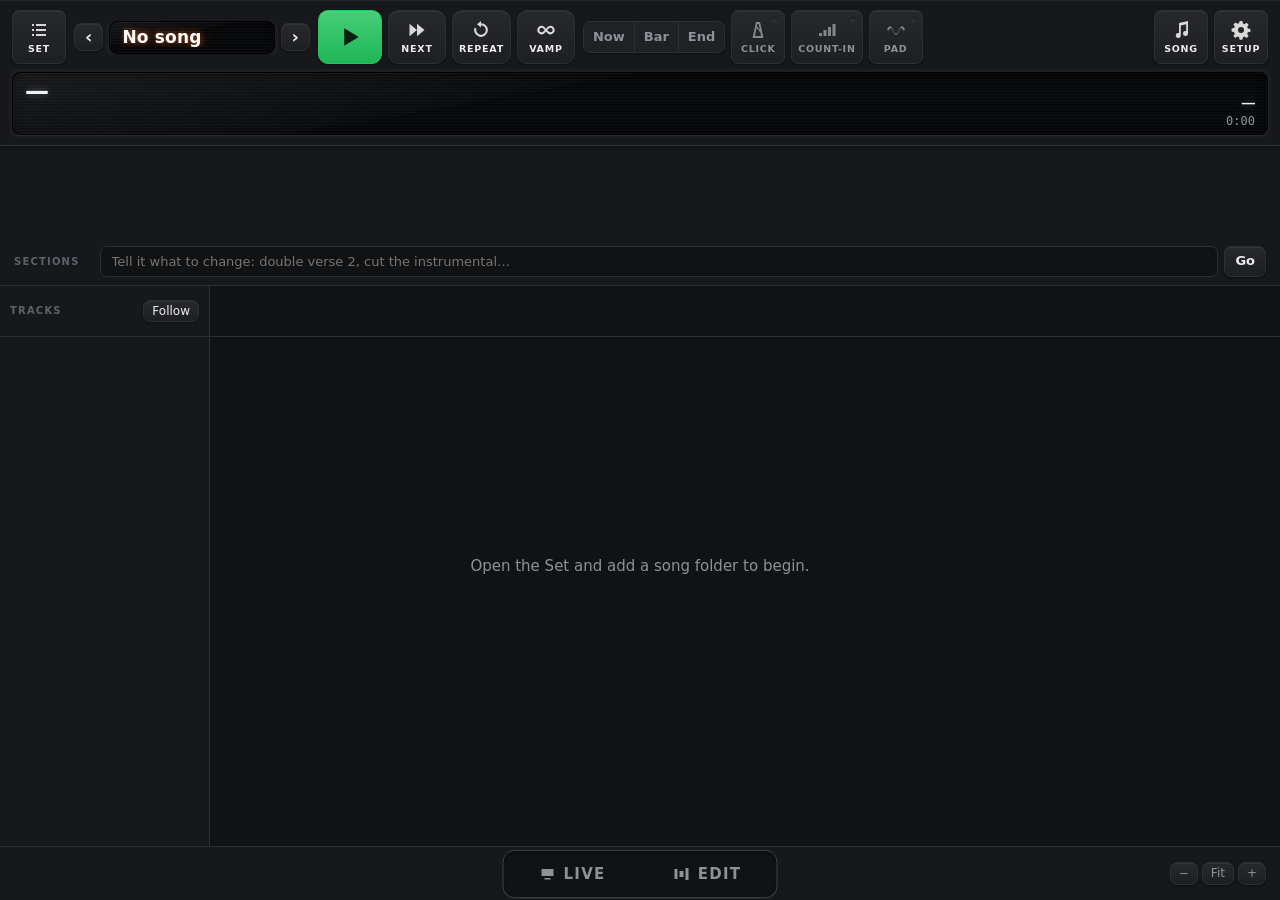
<file: apps/desktop/ui/index.html>
<!doctype html>
<html lang="en">
<meta charset="utf-8">
<meta name="viewport" content="width=device-width, initial-scale=1">
<title>Playback Rig</title>
<link rel="stylesheet" href="style.css">
<body>
<header class="bar">
  <button class="ib icb" id="setBtn" title="Set list"><svg viewBox="0 0 20 20" aria-hidden="true"><path d="M3 4h2v2H3zM7 4h10v2H7zM3 9h2v2H3zM7 9h10v2H7zM3 14h2v2H3zM7 14h10v2H7z"/></svg><span>Set</span></button>
  <div class="songsel">
    <button class="ib arrow" id="prevSong" aria-label="Previous song" title="Previous song">‹</button>
    <div class="title screen"><b id="songTitle">No song</b><span id="songMeta"></span></div>
    <button class="ib arrow" id="nextSong" aria-label="Next song" title="Next song">›</button>
  </div>

  <div class="transport">
    <button class="tp play" id="playBtn" title="Play / stop (Space)" aria-label="Play">
      <svg class="i-play" viewBox="0 0 24 24"><path d="M7 4.5v15l12.5-7.5z"/></svg>
      <svg class="i-stop" viewBox="0 0 24 24"><rect x="6" y="6" width="12" height="12" rx="1.5"/></svg>
    </button>
    <button class="tp icb" data-cmd="Next" title="Next block (N). Press again to skip one more."><svg class="ti" viewBox="0 0 16 16"><path d="M2 3l6 5-6 5zM8 3l6 5-6 5z"/></svg><span>Next</span></button>
    <button class="tp icb" data-cmd="Repeat" title="Play this block again (R)"><svg class="ti" viewBox="0 0 16 16"><path d="M8 2.5a5.5 5.5 0 1 1-5.2 3.7l1.6.6A3.8 3.8 0 1 0 8 4.2V6L4.8 3.4 8 .8z"/></svg><span>Repeat</span></button>
    <button class="tp icb" id="vampBtn" data-cmd="Vamp" title="Loop this block until pressed again (V)"><svg class="ti" viewBox="0 0 16 16"><path d="M4.5 4.5C2.6 4.5 1 6.1 1 8s1.6 3.5 3.5 3.5c1.6 0 2.6-1.2 3.5-2.4.9 1.2 1.9 2.4 3.5 2.4C13.4 11.5 15 9.9 15 8s-1.6-3.5-3.5-3.5c-1.6 0-2.6 1.2-3.5 2.4-.9-1.2-1.9-2.4-3.5-2.4zm0 1.7c.9 0 1.6.8 2.4 1.8-.8 1-1.5 1.8-2.4 1.8a1.8 1.8 0 0 1 0-3.6zm7 0a1.8 1.8 0 0 1 0 3.6c-.9 0-1.6-.8-2.4-1.8.8-1 1.5-1.8 2.4-1.8z"/></svg><span>Vamp</span></button>
  </div>

  <div class="lcd screen" aria-live="polite">
    <div class="lcd-sec" id="lcdSec">—</div>
    <div class="lcd-row"><span class="beats" id="lcdBeats" aria-hidden="true"></span><span class="bb" id="lcdBB">–</span><span id="lcdTime">0:00</span><span id="lcdLeft"></span></div>
    <div class="lcd-call" id="lcdCall"></div>
  </div>

  <div class="opts">
    <div class="seg" id="quant" role="group" aria-label="Jump timing"><button data-q="Now">Now</button><button data-q="Bar">Bar</button><button data-q="SectionEnd">End</button></div>
    <button class="tog icb" id="clickBtn" title="Built-in click"><svg viewBox="0 0 20 20" aria-hidden="true"><path d="M8 2h4l3.5 16h-11zM9.4 4 7 16h6l-.6-3.2-4.1-5.6 1-.7 2.6 3.5L10.6 4z"/></svg><span>Click</span></button>
    <button class="tog icb" id="countBtn" title="One bar of click before the song"><svg viewBox="0 0 20 20" aria-hidden="true"><path d="M2 13h3v3H2zM6.5 10h3v6h-3zM11 7h3v9h-3zM15.5 4h3v12h-3z"/></svg><span>Count-in</span></button>
    <button class="tog pad icb" id="padBtn" title="Sustained pad in the song's key"><svg viewBox="0 0 20 20" aria-hidden="true"><path d="M1 10c2-5 4-5 6 0s4 5 6 0 4-5 6 0l-1.6.6C15.9 7 14.6 7 13 11c-2 5-4 5-6 0-1.6-4-2.9-4-4.4-.4z"/></svg><span>Pad</span></button>
  </div>
  <div class="right">
    <button class="ib icb" id="songBtn" title="Song details, key and tempo"><svg viewBox="0 0 20 20" aria-hidden="true"><path d="M8 3l9-2v12.5a2.5 2.5 0 1 1-1.8-2.4V4.3L9.8 5.5v10a2.5 2.5 0 1 1-1.8-2.4z"/></svg><span>Song</span></button>
    <button class="ib icb" id="setupBtn" title="Setup: audio, outputs, MIDI, pads, look"><svg viewBox="0 0 20 20" aria-hidden="true"><path d="M8.6 1h2.8l.5 2.5 1.6.7 2.1-1.4 2 2-1.4 2.1.7 1.6 2.5.5v2.8l-2.5.5-.7 1.6 1.4 2.1-2 2-2.1-1.4-1.6.7-.5 2.5H8.6l-.5-2.5-1.6-.7-2.1 1.4-2-2 1.4-2.1-.7-1.6L.6 11.4V8.6l2.5-.5.7-1.6-1.4-2.1 2-2 2.1 1.4 1.6-.7zM10 7a3 3 0 1 0 0 6 3 3 0 0 0 0-6z"/></svg><span>Setup</span></button>
  </div>
</header>

<div class="conn" id="conn" role="alert" hidden></div>
<section class="railwrap">
  <div class="rail" id="rail" aria-label="Arrangement"></div>
  <div class="palette"><span class="lbl">Sections</span><div class="chips" id="palette"></div><span class="typearr"><input id="arrText" spellcheck="true" autocomplete="off" aria-label="Tell it what to change in the arrangement" title="Say what to change, like you'd tell the band: double verse 2 · cut the instrumental · after verse 2 do chorus 2 twice then the bridge. Or type the whole order: I, V1, C1 x2, B, O" placeholder="Tell it what to change: double verse 2, cut the instrumental…"><button class="btn" id="arrApply">Go</button></span></div>
  <div class="proposal" id="proposal" hidden></div>
</section>

<section class="arr" id="arr">
  <div class="arrtop">
    <div class="headtop"><span class="lbl">Tracks</span><button class="mini" id="followBtn" title="Keep the playhead in view (F)">Follow</button></div>
    <canvas id="cvTop"></canvas>
  </div>
  <div class="lanes" id="lanes">
    <div class="heads" id="heads"></div>
    <div class="tl"><canvas id="cvLanes"></canvas></div>
  </div>
  <div class="empty-arr" id="emptyArr">Open the Set and add a song folder to begin.</div>
</section>

<section class="live" id="live" hidden>
  <div class="lmain">
    <div class="lhead">
      <div class="lnow">
        <div class="lnmain">
          <div class="lnrow"><span class="lbl">Now</span><span class="lpos" id="lvPos"></span></div>
          <div class="lsec" id="lvSec">—</div>
          <div class="lnote" id="lvNote" hidden></div>
        </div>
        <div class="lrow2">
          <div class="lbars"><b id="lvBars">–</b><span id="lvBarsLbl">bars left</span></div>
          <div class="lbeats" id="lvBeats"></div>
        </div>
        <div class="screen lclock" aria-label="Time in the song"><b id="lvTime">0:00</b><span id="lvTotal">/ 0:00</span></div>
        <div class="lprog"><i id="lvProg"></i></div>
      </div>
      <div class="lnext" id="lvNext"><div class="lbl" id="lvNextLbl">Next</div><div class="lnsec" id="lvNextSec">—</div><div class="lnote" id="lvNextNote" hidden></div></div>
    </div>
    <div class="lstrip">
      <div class="lblocks" id="lvBlocks" aria-label="Arrangement: tap a section to go there"></div>
    </div>
    <div class="ltabs">
      <div class="tabbar">
        <div class="fades" id="lvFades" aria-label="Fades and transition"></div>
              </div>
      <div class="lbody">
        <div class="tabbody" id="lvTab"></div>
        <div class="vtabs" role="tablist" aria-label="Live controls" aria-orientation="vertical">
          <button role="tab" data-tab="mix">Mixer</button><button role="tab" data-tab="pads">Pads</button><button role="tab" data-tab="click">Click</button><button role="tab" data-tab="drum">Drums</button>
          <span class="lkey vkey"><span class="lbl">Key</span><button class="ib" id="lvKeyDown" aria-label="Key down a semitone">−</button><b id="lvKey">—</b><button class="ib" id="lvKeyUp" aria-label="Key up a semitone">+</button><small id="lvKeyFrom"></small><button class="ib kapply" id="lvKeyApply" hidden>Change key</button><button class="ib kcancel" id="lvKeyCancel" hidden>Cancel</button></span>
        </div>
        <div class="lmaster" id="lvMaster"></div>
      </div>
    </div>
  </div>
  <aside class="lset">
    <div class="lbl">Set</div>
    <ol id="lvSet"></ol>
    <div class="nextsong screen" id="lvNextSong" hidden></div>
    <div class="band" id="lvBand"></div>
    <button class="btn checkset" id="checkSetBtn" title="Checks the set, outputs and controller before the service">Check the set</button>
  </aside>
</section>

<footer class="status">
  <div class="pageswitch" id="viewSeg" role="group" aria-label="Page" title="Live page or Edit page (L)"><button data-view="live"><svg viewBox="0 0 16 16"><path d="M2 3h12v7H2zM5 12h6v1.5H5z"/></svg>Live</button><button data-view="edit"><svg viewBox="0 0 16 16"><path d="M1 3h3v10H1zM6 5h4v6H6zM12 2h3v12h-3z"/></svg>Edit</button></div>
  <span id="stOut"></span>
  <span id="stMidi"></span>
  <span class="task" id="stTask" hidden><span id="stTaskText"></span><span class="pbar"><i id="stTaskBar"></i></span></span>
  <span class="upd" id="stUpd" hidden><span id="updText"></span><button class="mini accent" id="updBtn">Install &amp; restart</button></span>
  <span class="zoom"><button class="mini" id="zoomOut" aria-label="Zoom out">−</button><button class="mini" id="zoomFit">Fit</button><button class="mini" id="zoomIn" aria-label="Zoom in">+</button></span>
</footer>

<!-- Set list -->
<aside class="drawer left" id="setDrawer" hidden>
  <div class="dhead"><h2>Set</h2><button class="ib" data-close>Close</button></div>
  <ol class="songs" id="songs"></ol>
  <div class="row"><button class="btn" id="addSongs">Add song folders</button><button class="btn" id="newClick">New click song</button></div>
  <p class="hint">Each song is a folder of stems, like an unzipped MultiTracks download. The app reads the Click and Guide to set up tempo and sections.</p>
</aside>

<!-- Song -->
<aside class="drawer right" id="checkDrawer" hidden>
  <div class="dhead"><h2>Check the set</h2><button class="ib" data-close>Close</button></div>
  <p class="hint">Before the service: the interface, where the click goes, the controller and every song. It changes nothing.</p>
  <div class="checks" id="checkList"></div>
  <button class="btn" id="checkAgain">Check again</button>
</aside>
<aside class="drawer right" id="songDrawer" hidden>
  <div class="dhead"><h2>Song</h2><button class="ib" data-close>Close</button></div>
  <div id="songEmpty" class="hint">Load a song first.</div>
  <div id="songBody">
    <div class="card">
      <h3>Ending &amp; next song</h3>
      <div class="fades stacked" id="songFades"></div>
      <p class="hint">Set once per song. Trim a track inside a block by dragging its clip's edges in the lanes; drag the small handle at a clip's top corner for a fade.</p>
    </div>
    <div class="card">
      <h3>Key &amp; tempo</h3>
      <div class="kt">
        <span class="lbl">Key</span>
        <button class="ib" id="keyDown" aria-label="Key down a semitone">−</button>
        <b class="ktv" id="keyVal">—</b>
        <button class="ib" id="keyUp" aria-label="Key up a semitone">+</button>
        <span class="hint" id="keyOrig"></span>
      </div>
      <div class="kt">
        <span class="lbl">Tempo</span>
        <button class="ib" id="bpmDown" aria-label="Tempo down">−</button>
        <input id="bpmVal" type="number" min="30" max="300" step="0.5" aria-label="Tempo in BPM">
        <button class="ib" id="bpmUp" aria-label="Tempo up">+</button>
        <span class="hint" id="bpmOrig"></span>
      </div>
      <p class="hint">Click and guide keep their pitch. Changes of more than 3 semitones start to sound processed.</p>
      <div class="kpitch"><span class="lbl">Keep their pitch</span><div class="kpchips" id="kpChips"></div><p class="hint">Lit tracks stay as recorded when the key changes. Effects (FX, risers, sweeps, impacts) start lit; tap a track to change it. Applies when the song is stopped.</p></div>
      <div class="row between"><button class="btn" id="ktReset">Original</button><button class="btn accent" id="ktApply">Apply</button></div>
    </div>
    <div class="card">
      <div class="row between"><h3>Sections from the guide</h3><button class="btn accent" id="analyzeBtn">Read guide</button></div>
      <p class="hint" id="analyzeHint"></p>
      <ol class="heard" id="heard"></ol>
    </div>
    <div class="card">
      <h3>Song details</h3>
      <div class="form">
        <label>Name<input id="f-name"></label>
        <label>Recorded tempo (BPM)<input id="f-bpm" type="number" min="30" max="300" step="0.01"></label>
        <label>Beats per bar<input id="f-bpb" type="number" min="1" max="12"></label>
        <label>Beat note<select id="f-den"><option value="4">Quarter (x/4)</option><option value="8">Eighth (x/8, e.g. 6/8)</option></select></label>
        <label>Recorded key<input id="f-key" maxlength="6"></label>
        <label>First downbeat (ms)<input id="f-off" type="number" min="0" step="1"></label>
      </div>
      <h3 class="gap">Grid</h3>
      <p class="hint" id="tempoMap" hidden></p>
      <p class="hint">If every section starts early or late by the same amount, move the grid. Sections move with it.</p>
      <div class="row">
        <button class="btn" id="gBeatL">− 1 beat</button><button class="btn" id="gMsL">− 10 ms</button>
        <button class="btn" id="gMsR">+ 10 ms</button><button class="btn" id="gBeatR">+ 1 beat</button>
      </div>
      <div class="row" style="margin-top:6px">
        <button class="btn" id="gHalf" title="The click counts eighth notes: halve the tempo">Half time (÷2)</button>
        <button class="btn" id="gDouble">Double time (×2)</button>
      </div>
    </div>
    <div class="card">
      <h3>Section markers</h3>
      <p class="hint">Each section starts on a bar. Bar 1 is the first downbeat.</p>
      <div class="markers" id="markers"></div>
      <div class="row between"><button class="btn" id="addMarker">Add section</button><button class="btn accent" id="songSave">Save song</button></div>
    </div>
  </div>
</aside>

<!-- Setup -->
<aside class="drawer right" id="setupDrawer" hidden>
  <div class="dhead"><h2>Setup</h2><button class="ib" data-close>Close</button></div>
  <div class="card">
    <h3>Look</h3>
    <div class="themes" id="themes" role="radiogroup" aria-label="Look"></div>
  </div>
  <div class="card">
    <h3>Audio output</h3>
    <div class="form one">
      <label>Interface<select id="outSel"></select></label>
    </div>
    <h3 class="gap">Outputs</h3>
    <p class="hint">Route buses, not tracks: every track goes where its bus goes. This is one setting for every song, remembered for each interface.</p>
    <div class="routes" id="busRoutes"></div>
    <div class="form one" style="margin-top:8px">
      <label>Built-in click goes to<select id="clickRoute"></select></label>
      <label>Click level<input id="clickGain" type="range" min="0" max="1.5" step="0.01"></label>
    </div>
    <div class="blendrow"><span class="lbl">Blend</span><div id="blendSeg"></div></div>
    <label class="chk"><input type="checkbox" id="announceChk"> Announce the next song: in a Smooth transition or a cut to another song, a voice says where it's going ("Worthy. Instrumental.") in the guide's output, a beat before the change. For when whoever runs tracks isn't calling cues.</label>
    <p class="hint">How jumps sound. Inside a song (a skipped section, a jump, a repeat or vamp) the music you leave rings out under the new part for this long. When you cut to another song mid-song (tap it in the set while one plays), the new song comes in on the next bar and the old one fades under it for this long. Cut = straight in.</p>
    <p class="hint" id="outHint"></p>
  </div>
  <div class="card">
    <h3>Arrangement assistant (optional)</h3>
    <p class="hint">Plain-words changes on the Edit page ("double verse 2", "cut the instrumental", "after verse 2 do chorus 2 twice then the bridge") are worked out by the app itself: free, offline, instant. You don't need a key. If you add an Anthropic API key, Claude also handles requests the app doesn't understand (about a cent each, needs the internet; it sees section names and the order, never audio).</p>
    <div class="row"><input id="apiKey" type="password" autocomplete="off" spellcheck="false" placeholder="sk-ant-…" aria-label="Anthropic API key" style="flex:1;min-width:0"><button class="btn" id="apiKeySave">Save</button><button class="btn" id="apiKeyDel" hidden>Remove</button></div>
    <p class="hint" id="apiKeyState"></p>
  </div>
  <div class="card">
    <h3>Updates</h3>
    <p class="hint" id="verText">Playback Rig</p>
    <p class="hint">Drummer kit: DRSKit by the DrumGizmo team and Jes Eiler of DRSDrums, licensed CC BY 4.0 (creativecommons.org/licenses/by/4.0).</p>
    <button class="btn" id="checkUpd">Check for updates</button>
  </div>
  <div class="card">
    <h3>Pads</h3>
    <p class="hint" id="padHint">Pads are sustained tonic drones, one audio file per key (like MultiTracks pad packs). The key goes in each file's name, e.g. "A Pad.wav".</p>
    <div class="row"><button class="btn" id="padFolder">Choose pads folder</button></div>
    <div class="form one" style="margin-top:8px">
      <label>Pad level<input id="padLevel" type="range" min="0" max="1.5" step="0.01"></label>
      <label>Pad goes to<select id="padRoute"></select></label>
    </div>
  </div>
  <div class="card">
    <h3>MIDI controller</h3>
    <div class="form one"><label>MIDI input<select id="midiSel"></select></label></div>
    <p class="hint">Press <b>Learn</b>, then press the button (or move the fader) on your controller. Faders are the master and the buses, the way you would map them in Ableton; tracks follow their bus.</p>
    <p class="hint warnline" id="apcNotes" hidden>This is the APC mini's <b>Notes</b> port. Pick the one ending in <b>Control</b> for the pads, faders and lights.</p>
    <div class="mixmap" id="midimixBtn" hidden>
      <button class="btn" id="midimixUse">Use the MIDImix layout</button>
      <p class="hint" id="mixMapApc"><b>Top row:</b> Song 1-8 · <b>Rows 7-6:</b> Sections 1-16 of the song (jump on your Now/Bar/End setting) · <b>Row 5:</b> Play/stop, Next block, Repeat, Vamp, Cancel jump, Fade out now, Pad on/off, Free click · <b>Row 4:</b> Drummer: Start/stop, Fill, Build, Drop, Hit, Half-time, Tap, Faster · <b>Row 3:</b> Live tonight: Drums, Bass, Piano, Organ, Electric, Acoustic · <b>Row 2:</b> Drummer: Nothing, Swells, Heartbeat, Light, Groove, Full · <b>Track buttons 1-8:</b> mute that bus · <b>Faders 1-8:</b> Click, Guide, Drums, Bass, Guitars, Keys, Other, Vocals · <b>Fader 9:</b> master · <b>Scene 1-2:</b> previous / next song. The pads light up: this song green, next song yellow, sections in their colours, the playing one green. A fader only takes over once you move it to where the screen's fader is.</p>
      <p class="hint" id="mixMapMidimix"><b>Faders 1-8:</b> Click, Guide, Drums, Bass, Guitars, Keys, Other, Vocals · <b>Master fader:</b> master · <b>Mute 1-8:</b> mute that bus · <b>Hold SOLO + Mute 1-8:</b> Song 1-8 · <b>Rec arm 1-8:</b> Play/stop, Next block, Repeat, Vamp, Cancel jump, Fade out now, Pad on/off, Free click · <b>Bank ◀ ▶:</b> previous / next song · <b>Bottom knobs 1-2:</b> built-in click level, pad level. A fader only takes over once you move it to where the screen's fader is, so nothing jumps.</p>
    </div>
    <div class="learn" id="learn"></div>
    <h3>Assigned</h3>
    <div class="bindings" id="bindings"></div>
  </div>
</aside>

<div class="modal" id="clickModal" hidden>
  <form class="card dialog" id="clickForm">
    <div class="dhead"><h2>New click song</h2><button type="button" class="ib" id="clickCancel">Cancel</button></div>
    <p class="hint">For a song without tracks: a click, plus a guide that counts you in and calls each section in the bar before it.</p>
    <div class="form">
      <label>Song name<input id="c-name" required></label>
      <label>Tempo (BPM)<input id="c-bpm" type="number" min="30" max="300" step="0.5" value="72" required></label>
      <label>Beats per bar<input id="c-bpb" type="number" min="2" max="12" value="4" required></label>
      <label>Key<input id="c-key" maxlength="4" placeholder="e.g. A"></label>
    </div>
    <h3 class="gap">Sections, in order</h3>
    <div class="markers" id="c-secs"></div>
    <div class="row between">
      <button type="button" class="btn" id="c-add">Add section</button>
      <label class="row hint"><input type="checkbox" id="c-guide" checked> Spoken guide</label>
    </div>
    <div class="row between"><span class="hint" id="c-total"></span><button class="btn accent" id="c-go">Create song</button></div>
  </form>
</div>
<div class="toast" id="toast" role="status" hidden></div>
<script src="arrange.js"></script>
<script src="app.js"></script>
</body>
</html>
</file>
<file: apps/desktop/ui/style.css>
/* Playback Rig: one program, two pages. Live (Playback-style) and Edit (Ableton
   arrangement-style) share the top bar, colours and type. Five looks (themes) below;
   every colour, the arrangement canvas's included, comes from these variables. */
:root {
  color-scheme: dark;
  /* Graphite (default) */
  --bg: #111214; --panel: #17181b; --raised: #1f2125; --raised-2: #26292e; --line: #2c2f35; --line-2: #3a3e46;
  --fg: #ececec; --muted: #8d9198; --dim: #5d6168;
  --go: #ff6a1a; --cue: #ffd23f; --danger: #ff5c5c; --focus: #6aa8ff;
  --play: #22c55e; --stop: #ef4444;
  --lcd: #0a0b0c; --mute-bg: #3b1b1b; --solo-bg: #3a3214; --toast-bg: #2a2410;
  --cv-ruler: #141518; --cv-lanes: #111214; --cv-lane-alt: #131417; --cv-lane-line: #22252a; --cv-bus: #191b1f;
  --cv-tick: #2c2f35; --cv-tick-strong: #555a62; --cv-grid: rgba(255,255,255,.22); --cv-bar: rgba(255,255,255,.17); --cv-beat: rgba(255,255,255,.08); --cv-scrub: rgba(255,255,255,.55); --cv-shade: rgba(14,15,17,.82);
  --meter-lo: #22c55e; --meter-mid: #eab308; --meter-hi: #ef4444; --meter-bg: #0c0d0f;
  --f-ui: -apple-system, "SF Pro Text", system-ui, "Segoe UI", sans-serif;
  --f-round: ui-rounded, "SF Pro Rounded", -apple-system, system-ui, sans-serif;
  --f-mono: ui-monospace, "SF Mono", Menlo, Consolas, monospace;
  --head-w: 210px;
}
/* Midnight: deep blue, cool accents */
:root[data-theme="midnight"] {
  --bg: #0b1018; --panel: #101724; --raised: #16202f; --raised-2: #1d293b; --line: #233148; --line-2: #2f405b;
  --fg: #e6edf7; --muted: #8b9ab1; --dim: #55647b; --go: #4c9dff; --cue: #ffd23f;
  --lcd: #070b12; --mute-bg: #3a1a22; --solo-bg: #33301a; --toast-bg: #1d2638;
  --cv-ruler: #0e1520; --cv-lanes: #0b1018; --cv-lane-alt: #0e1420; --cv-lane-line: #1a2434; --cv-bus: #121b29;
  --cv-tick: #233148; --cv-tick-strong: #4a5d7c; --cv-shade: rgba(8,12,19,.82); --meter-bg: #060a10;
}
/* Studio: Ableton-style mid grey */
:root[data-theme="studio"] {
  --bg: #2a2a2a; --panel: #323232; --raised: #3b3b3b; --raised-2: #454545; --line: #4a4a4a; --line-2: #5b5b5b;
  --fg: #f0f0f0; --muted: #b3b3b3; --dim: #7f7f7f; --go: #ff9a3c; --cue: #ffe05a;
  --lcd: #1e1e1e; --mute-bg: #4a2a2a; --solo-bg: #4a4320; --toast-bg: #3f3820;
  --cv-ruler: #303030; --cv-lanes: #2a2a2a; --cv-lane-alt: #2e2e2e; --cv-lane-line: #3a3a3a; --cv-bus: #343434;
  --cv-tick: #4a4a4a; --cv-tick-strong: #7a7a7a; --cv-grid: rgba(255,255,255,.24); --cv-bar: rgba(255,255,255,.19); --cv-beat: rgba(255,255,255,.09); --cv-shade: rgba(30,30,30,.82); --meter-bg: #1c1c1c;
}
/* Sanctuary: warm browns, amber accent */
:root[data-theme="sanctuary"] {
  --bg: #14100c; --panel: #1b1612; --raised: #241d18; --raised-2: #2d251f; --line: #3a2f27; --line-2: #4b3d33;
  --fg: #f3e9dc; --muted: #ab9a89; --dim: #6f6054; --go: #e8913a; --cue: #ffd36b;
  --lcd: #0d0a07; --mute-bg: #3d1d17; --solo-bg: #3d331a; --toast-bg: #2d2416;
  --cv-ruler: #18130f; --cv-lanes: #14100c; --cv-lane-alt: #17130f; --cv-lane-line: #261f19; --cv-bus: #1d1713;
  --cv-tick: #3a2f27; --cv-tick-strong: #6b5949; --cv-shade: rgba(16,12,9,.82); --meter-bg: #0b0806;
}
/* Daylight: light, for bright rooms and rehearsals */
:root[data-theme="daylight"] {
  color-scheme: light;
  --bg: #e8e8e4; --panel: #f3f3ef; --raised: #ffffff; --raised-2: #ecece7; --line: #d2d2cc; --line-2: #b9b9b2;
  --fg: #1c1d20; --muted: #5d6066; --dim: #8b8e94; --go: #e5560b; --cue: #b88600; --danger: #d93636; --focus: #2f6fd6;
  --lcd: #fbfbf8; --mute-bg: #f7d9d6; --solo-bg: #f5ebc7; --toast-bg: #fff6d6;
  --cv-ruler: #efefea; --cv-lanes: #e8e8e4; --cv-lane-alt: #e3e3de; --cv-lane-line: #d5d5cf; --cv-bus: #dcdcd6;
  --cv-tick: #c9c9c3; --cv-tick-strong: #8e8e88; --cv-grid: rgba(0,0,0,.26); --cv-bar: rgba(0,0,0,.2); --cv-beat: rgba(0,0,0,.09); --cv-scrub: rgba(0,0,0,.45); --cv-shade: rgba(232,232,228,.85); --meter-bg: #d6d6d0;
}
* { box-sizing: border-box }
[hidden] { display: none !important }
html, body { margin: 0; height: 100%; background: var(--bg); color: var(--fg) }
body { font: 13px/1.4 var(--f-ui); display: grid; grid-template-rows: auto auto 1fr auto; overflow: hidden; -webkit-user-select: none; user-select: none }
input, select { -webkit-user-select: text; user-select: text }
button, input, select { font: inherit; color: inherit }
:focus-visible { outline: 2px solid var(--focus); outline-offset: 1px }
h2 { font: 700 18px var(--f-round); margin: 0 }
h3 { font: 600 12px var(--f-ui); letter-spacing: .08em; text-transform: uppercase; color: var(--muted); margin: 0 0 8px }
.lbl { font-size: 10px; font-weight: 600; letter-spacing: .12em; text-transform: uppercase; color: var(--dim) }
.hint { font-size: 12px; color: var(--muted); margin: 4px 0 8px }
.row { display: flex; gap: 8px; align-items: center; flex-wrap: wrap }
.between { justify-content: space-between }

/* buttons */
.ib, .btn, .mini, .tog { background: var(--raised); border: 1px solid var(--line); border-radius: 7px; cursor: pointer; white-space: nowrap }
.ib { padding: 6px 11px; font-weight: 600 }
.ib.arrow { padding: 4px 10px; font-size: 18px; line-height: 1 }
.ib:hover, .btn:hover, .mini:hover, .tog:hover { border-color: var(--line-2); background: var(--raised-2) }
.btn { padding: 7px 12px; font-weight: 600 }
.btn.accent { background: var(--go); border-color: var(--go); color: #1a0d04 }
.btn.danger { color: #ffaaa4; border-color: #4d2626 }
.btn[disabled], .ib[disabled], .tp[disabled] { opacity: .4; cursor: not-allowed }
.mini { padding: 2px 8px; font-size: 12px }
.mini.on { border-color: var(--go); color: var(--go) }
.tog { padding: 6px 10px; font-weight: 600; color: var(--muted) }
.tog.on { color: var(--fg); border-color: var(--line-2); box-shadow: inset 0 -2px 0 var(--go) }
.seg { display: inline-flex; border: 1px solid var(--line); border-radius: 7px; overflow: hidden }
.seg button { background: var(--raised); border: 0; border-right: 1px solid var(--line); padding: 6px 10px; cursor: pointer; color: var(--muted); font-weight: 600 }
.seg button:last-child { border-right: 0 }
.seg button.on { background: var(--fg); color: var(--bg) }

/* top bar */
.bar { display: flex; align-items: center; gap: 14px; padding: 10px 14px; background: var(--panel); border-bottom: 1px solid var(--line) }
.songsel { display: flex; align-items: center; gap: 6px; min-width: 0; width: 230px }
.title { min-width: 0; flex: 1; display: flex; flex-direction: column }
.title b { font: 700 15px var(--f-round); white-space: nowrap; overflow: hidden; text-overflow: ellipsis }
.title span { font: 11px var(--f-mono); color: var(--muted); white-space: nowrap }
.transport { display: flex; gap: 6px }
.tp { height: 54px; min-width: 70px; padding: 0 12px; border-radius: 10px; border: 1px solid var(--line); background: var(--raised); cursor: pointer; font: 700 14px var(--f-round); text-transform: uppercase; letter-spacing: .04em }
.tp:hover { background: var(--raised-2) }
.tp.play { width: 72px; display: grid; place-items: center }
.tp svg { width: 28px; height: 28px; fill: var(--fg) }
.tp .i-stop { display: none }
.tp.play { background: var(--play); border-color: var(--play) }
.tp.play svg { fill: #06210f }
.tp.play:hover { filter: brightness(1.08); background: var(--play) }
.tp.play.on { background: var(--stop); border-color: var(--stop) }
.tp.play.on:hover { background: var(--stop) }
.tp.play.on svg { fill: #2a0606 }
.tp.play.on .i-play { display: none }
.tp.play.on .i-stop { display: block }
.tp.on { border-color: var(--danger); color: var(--danger) }
.lcd { flex: 1; min-width: 220px; background: var(--lcd); border: 1px solid var(--line); border-radius: 10px; padding: 6px 12px; display: grid; grid-template-columns: 1fr auto; grid-template-rows: auto auto; column-gap: 12px }
.lcd-sec { font: 800 26px/1.05 var(--f-round); text-transform: uppercase; white-space: nowrap; overflow: hidden; text-overflow: ellipsis }
.lcd-row { grid-row: 1 / 3; grid-column: 2; display: flex; flex-direction: column; align-items: flex-end; justify-content: center; font: 12px var(--f-mono); color: var(--muted); font-variant-numeric: tabular-nums }
.lcd-row .bb { font-size: 22px; color: var(--fg) }
.lcd-call { font-size: 13px; color: var(--muted); white-space: nowrap; overflow: hidden; text-overflow: ellipsis }
.lcd-call b { color: var(--cue) }
.lcd-call.vamp b { color: var(--danger) }
.opts { display: flex; gap: 6px; align-items: center }
.right { display: flex; gap: 6px }

/* section rail */
.railwrap { background: var(--panel); border-bottom: 1px solid var(--line); padding: 10px 14px 8px }
.rail { position: relative; display: flex; gap: 6px; overflow-x: auto; padding-bottom: 6px; min-height: 86px; align-items: stretch }
.blk { position: relative; flex: 0 0 auto; height: 78px; border-radius: 10px; background: var(--raised); border: 1px solid var(--line); padding: 10px 10px 8px 12px; cursor: grab; overflow: hidden; display: flex; flex-direction: column; justify-content: space-between; touch-action: none }
.blk::before { content: ""; position: absolute; inset: 0 auto 0 0; width: 5px; background: var(--c) }
.blk .prog { position: absolute; inset: 0 auto 0 0; width: 0; background: var(--c); opacity: .22; pointer-events: none }
.blk .nm { position: relative; font: 800 17px/1.1 var(--f-round); text-transform: uppercase; white-space: nowrap }
.blk .sub { position: relative; font: 11px var(--f-mono); color: var(--muted); white-space: nowrap; overflow: hidden; text-overflow: ellipsis }
.blk .num { position: absolute; bottom: 7px; right: 9px; font: 11px var(--f-mono); color: var(--dim) }
.blk .tools { position: absolute; top: 6px; right: 6px; display: none; gap: 2px }
.blk:hover .tools { display: flex }
.blk .tools button { background: rgba(0,0,0,.45); border: 0; border-radius: 5px; padding: 1px 6px; cursor: pointer; color: var(--fg) }
.blk.cur { border-color: var(--go); box-shadow: 0 0 0 1px var(--go) }
.blk.done { opacity: .5 }
.blk.queued { border-color: var(--cue); animation: blink .5s steps(2) infinite }
.blk.dragging { opacity: .35 }
.blk.sel { box-shadow: 0 0 0 2px var(--fg) }
@keyframes blink { 50% { box-shadow: 0 0 0 2px var(--cue) } }
@media (prefers-reduced-motion: reduce) { .blk.queued { animation: none; box-shadow: 0 0 0 2px var(--cue) } }
.drop { flex: 0 0 3px; border-radius: 2px; background: var(--cue) }
.ghost { position: fixed; z-index: 30; pointer-events: none; opacity: .9; transform: rotate(-2deg); box-shadow: 0 10px 30px rgba(0,0,0,.5) }
.palette { display: flex; align-items: center; gap: 10px; margin-top: 4px; min-width: 0 }
.chips { display: flex; gap: 5px; overflow-x: auto; min-width: 0 }
.chip { flex: 0 0 auto; display: flex; align-items: center; gap: 6px; padding: 4px 6px 4px 8px; border-radius: 7px; background: var(--raised); border: 1px solid var(--line); cursor: grab; font: 700 12px var(--f-round); text-transform: uppercase; touch-action: none }
.chip i { width: 8px; height: 8px; border-radius: 2px; background: var(--c) }
.chip button { background: none; border: 0; color: var(--muted); cursor: pointer; font-size: 15px; line-height: 1; padding: 0 3px }
.chip button:hover { color: var(--fg) }
.palette .hint { margin: 0; white-space: nowrap }

/* arrangement */
.arr { position: relative; display: grid; grid-template-rows: auto 1fr; min-height: 0; background: var(--bg) }
.arrtop { display: grid; grid-template-columns: var(--head-w) 1fr; border-bottom: 1px solid var(--line) }
.headtop { display: flex; align-items: center; justify-content: space-between; padding: 0 10px; background: var(--panel); border-right: 1px solid var(--line) }
#cvTop { display: block; width: 100%; height: 50px; cursor: pointer }
.lanes { display: grid; grid-template-columns: var(--head-w) 1fr; overflow-y: auto; min-height: 0 }
.heads { background: var(--panel); border-right: 1px solid var(--line) }
.tl { position: relative; min-width: 0 }
#cvLanes { display: block; width: 100%; cursor: default }
.lane { height: 46px; border-bottom: 1px solid var(--line); display: grid; grid-template-columns: 6px minmax(0, 1fr) auto; align-items: center; gap: 8px; padding-right: 8px }
.lane .sw { height: 100%; background: var(--c) }
.lane .ln { min-width: 0 }
.lane .ln b { display: block; font-size: 12px; white-space: nowrap; overflow: hidden; text-overflow: ellipsis }
.lane input[type=range] { width: 100%; height: 14px; margin: 0; accent-color: var(--muted) }
.lane .ms { display: flex; gap: 3px }
.lane .ms button { width: 22px; height: 20px; border-radius: 4px; border: 1px solid var(--line); background: var(--raised); cursor: pointer; font: 700 10px var(--f-ui); padding: 0 }
.lane .ms .m.on { background: var(--mute-bg); border-color: var(--danger); color: var(--danger) }
.lane .ms .s.on { background: var(--solo-bg); border-color: var(--cue); color: var(--cue) }
.empty-arr { position: absolute; inset: 0; display: grid; place-items: center; color: var(--muted); font-size: 15px; pointer-events: none }

/* status bar */
.status { display: flex; align-items: center; gap: 16px; padding: 5px 14px; background: var(--panel); border-top: 1px solid var(--line); font-size: 12px; color: var(--muted) }
.status .zoom { margin-left: auto; display: flex; gap: 4px }
.task { display: flex; align-items: center; gap: 8px; color: var(--cue) }
.pbar { width: 120px; height: 5px; background: var(--raised-2); border-radius: 3px; overflow: hidden }
.pbar i { display: block; height: 100%; width: 0; background: var(--cue) }

/* drawers */
.drawer { position: fixed; top: var(--bar-b, 0px); bottom: 0; width: 400px; max-width: 92vw; background: var(--panel); border: 1px solid var(--line); z-index: 20; padding: 14px; overflow-y: auto; box-shadow: 0 0 40px rgba(0,0,0,.5); display: flex; flex-direction: column; gap: 12px }
.drawer.left { left: 0; width: 320px }
.drawer.right { right: 0 }
.dhead { display: flex; justify-content: space-between; align-items: center }
.card { background: var(--raised); border: 1px solid var(--line); border-radius: 10px; padding: 12px }
.form { display: grid; grid-template-columns: 1fr 1fr; gap: 8px }
.form.one { grid-template-columns: 1fr }
.form label { display: flex; flex-direction: column; gap: 3px; font-size: 11px; color: var(--muted) }
input:not([type=range]), select { background: var(--bg); border: 1px solid var(--line); border-radius: 6px; padding: 6px 8px; min-width: 0; width: 100% }
input[type=range] { accent-color: var(--fg) }
.songs { list-style: none; margin: 0; padding: 0; display: flex; flex-direction: column; gap: 5px }
.song { display: flex; align-items: center; gap: 8px; background: var(--raised); border: 1px solid var(--line); border-radius: 8px; padding: 9px 8px 9px 10px; cursor: pointer }
.song.cur { border-color: var(--go) }
.song.missing { opacity: .5 }
.song .n { font: 11px var(--f-mono); color: var(--dim); width: 16px }
.song .nm { flex: 1; min-width: 0; font: 700 14px var(--f-round); white-space: nowrap; overflow: hidden; text-overflow: ellipsis }
.song .mv { display: flex; gap: 1px }
.song .mv button { background: none; border: 0; color: var(--muted); cursor: pointer; padding: 2px 5px; border-radius: 4px }
.song .mv button:hover { color: var(--fg); background: var(--line) }
.markers { display: flex; flex-direction: column; gap: 5px; margin-bottom: 8px }
.mk { display: grid; grid-template-columns: 10px minmax(0, 1fr) 64px auto; gap: 6px; align-items: center }
.mk i { width: 10px; height: 26px; border-radius: 3px; background: var(--c) }
.heard { margin: 0; padding: 0 0 0 18px; font: 12px var(--f-mono); color: var(--muted); max-height: 150px; overflow: auto }
.heard li b { color: var(--fg); font-weight: 600 }
.routes { display: flex; flex-direction: column; gap: 5px }
.rt { display: grid; grid-template-columns: minmax(0, 1fr) 170px; gap: 8px; align-items: center }
.rt span { white-space: nowrap; overflow: hidden; text-overflow: ellipsis }
.learn { display: flex; flex-direction: column; gap: 5px; margin-bottom: 10px }
.lrow { display: flex; justify-content: space-between; align-items: center; gap: 8px; background: var(--bg); border-radius: 7px; padding: 7px 9px }
.lrow b { display: block; font-size: 12px }
.lrow small { color: var(--muted) }
.lrow .btn.wait { border-color: var(--cue); color: var(--cue) }
.bindings { display: flex; flex-direction: column; gap: 4px }
.bind { display: flex; justify-content: space-between; align-items: center; gap: 8px; font-size: 12px; padding: 5px 8px; background: var(--bg); border-radius: 6px }
.bind code { font-family: var(--f-mono); color: var(--muted) }

.toast { position: fixed; left: 50%; bottom: 40px; transform: translateX(-50%); background: var(--toast-bg); border: 1px solid var(--cue); border-radius: 8px; padding: 9px 14px; max-width: 70vw; z-index: 40 }

.upd { display: flex; align-items: center; gap: 8px; color: var(--fg) }
.mini.accent { background: var(--go); border-color: var(--go); color: #1a0d04; font-weight: 700 }
.mini[disabled] { opacity: .45; cursor: not-allowed }
.kt { display: grid; grid-template-columns: 52px auto 92px auto 1fr; gap: 8px; align-items: center; margin-bottom: 8px }
.kt .ktv { text-align: center; font: 800 18px var(--f-round) }
.kt input { text-align: center; font: 700 15px var(--f-mono) }
.kt .hint { margin: 0 }
.gap { margin-top: 14px }
.tog.pad.on { box-shadow: inset 0 -2px 0 #36c9b0 }
.modal { position: fixed; inset: 0; background: rgba(0,0,0,.6); display: grid; place-items: center; z-index: 35; padding: 20px }
.dialog { width: 520px; max-width: 100%; max-height: 90vh; overflow-y: auto; display: flex; flex-direction: column; gap: 8px }
.cs { display: grid; grid-template-columns: minmax(0, 1fr) 70px 28px auto; gap: 6px; align-items: center }
.cs span { font-size: 11px; color: var(--muted) }

/* Top bar: everything stays reachable at any window width. The display shrinks
   first, then the song title, then button padding; Song/Setup never leave. */
.bar { min-width: 0 }
.bar > * { flex-shrink: 0 }
.songsel { flex: 0 1 230px; width: auto; min-width: 120px }
.lcd { flex: 1 1 0; min-width: 120px }
.lcd-row { min-width: 0 }
@media (max-width: 1280px) {
  .bar { gap: 8px; padding-inline: 10px }
  .tp { min-width: 0; padding: 0 9px; font-size: 13px }
  .tp.play { width: 60px }
  .lcd-sec { font-size: 22px }
  .tog, .seg button { padding: 6px 7px }
}
@media (max-width: 1100px) {
  .lcd-row #lcdTime, .lcd-row #lcdLeft { display: none }
  .tp { height: 48px }
  .ib { padding: 6px 8px }
}
/* The window's columns never grow past the window: wide rows (rail, palette) scroll inside. */
body { grid-template-columns: minmax(0, 1fr) }
.bar, .railwrap, .arr, .status, .palette, .chips, .rail { min-width: 0 }
.palette .hint { overflow: hidden; text-overflow: ellipsis; min-width: 0; flex-shrink: 1 }
@media (max-width: 1100px) {
  .bar { gap: 6px }
  .songsel { min-width: 96px }
  .lcd { min-width: 90px; padding: 6px 8px }
  .transport { gap: 4px }
}
@media (max-width: 1100px) { .lcd-row { display: none } .lcd { grid-template-columns: 1fr } }
#clickForm label.row { white-space: nowrap; margin: 0 }
/* Narrow windows: the section display gets its own full-width row under the buttons. */
@media (max-width: 1380px) {
  .bar { flex-wrap: wrap; row-gap: 8px }
  .lcd { order: 10; flex: 1 1 100%; min-width: 0 }
  .lcd-row { display: flex !important }
  .lcd { grid-template-columns: 1fr auto !important }
  .right { margin-left: auto }
}
.busrow { height: 46px; display: flex; flex-direction: column; justify-content: center; gap: 3px; padding: 0 8px 0 4px; background: var(--cv-bus); border-bottom: 1px solid var(--line) }
.busrow .bt { display: grid; grid-template-columns: 18px minmax(0, 1fr) 18px 24px; gap: 4px; align-items: center }
.busrow .bb { display: grid; grid-template-columns: minmax(0, 1fr) auto; gap: 8px; align-items: center; padding-left: 22px }
.busrow .busout { font: 11px var(--f-mono); color: var(--muted); white-space: nowrap }
.busrow b { font: 700 11px var(--f-ui); letter-spacing: .06em; text-transform: uppercase; white-space: nowrap; overflow: hidden; text-overflow: ellipsis }
.busrow.off b { color: var(--dim); text-decoration: line-through }
.busrow .fold { background: none; border: 0; color: var(--muted); cursor: pointer; font-size: 12px; padding: 0 }
.busrow input[type=range] { width: 100%; margin: 0; accent-color: var(--muted) }
.busrow select { padding: 2px 4px; font-size: 11px; width: 100% }
.busrow .m { width: 24px; height: 20px; border-radius: 4px; border: 1px solid var(--line); background: var(--raised); cursor: pointer; font: 700 10px var(--f-ui); padding: 0 }
.busrow .m.on { background: var(--mute-bg); border-color: var(--danger); color: var(--danger) }
.busrow .del { background: none; border: 0; color: var(--dim); cursor: pointer; padding: 0; font-size: 11px }
.busrow .del:hover { color: var(--danger) }
.busrow input.rename { font: 700 11px var(--f-ui); padding: 2px 4px; min-width: 0 }
.busrow.dropto { outline: 2px solid var(--cue); outline-offset: -2px }
.lane .grab { cursor: grab }
.trackghost { position: fixed; z-index: 30; pointer-events: none; background: var(--raised-2); border: 1px solid var(--cue); border-radius: 6px; padding: 3px 8px; font-weight: 700; font-size: 12px }
.newbus { margin: 8px; width: calc(100% - 16px); background: none; border: 1px dashed var(--line-2); border-radius: 7px; padding: 6px; color: var(--muted); cursor: pointer; font-weight: 600 }
.newbus:hover { color: var(--fg); border-color: var(--muted) }

/* ---------- Live page: big, readable from the keys ---------- */
body.live-mode { grid-template-rows: auto 1fr auto }
body.live-mode .railwrap, body.live-mode .arr { display: none }
.live { display: grid; grid-template-columns: 1fr 260px; min-height: 0; overflow: hidden }
.lmain { display: grid; grid-template-rows: auto auto minmax(0, 1fr); gap: 12px; padding: 18px 20px; min-width: 0; min-height: 0 }
.lnow { background: var(--panel); border: 1px solid var(--line); border-left: 6px solid var(--c, var(--go)); border-radius: 12px; padding: 10px 16px 12px; min-width: 0 }
.lsec { font: 900 clamp(32px, 4.2vw, 58px)/1 var(--f-round); text-transform: uppercase; white-space: nowrap; overflow: hidden; text-overflow: ellipsis; margin: 2px 0 6px }
.lrow2 { display: flex; align-items: center; gap: 28px; flex-wrap: wrap }
.lbars b { font: 800 clamp(26px, 3vw, 40px)/1 var(--f-mono); margin-right: 6px }
.lbars span { color: var(--muted); font-size: 16px }
.lbeats { display: flex; gap: 10px }
.lbeats i { width: 18px; height: 18px; border-radius: 50%; background: var(--raised-2); border: 1px solid var(--line-2) }
.lbeats i.on { background: var(--fg) }
.lbeats i.on.one { background: var(--go); border-color: var(--go) }
.lpos { font: 600 13px var(--f-mono); color: var(--muted); margin-left: auto }
.lprog { height: 6px; background: var(--raised-2); border-radius: 3px; margin-top: 10px; overflow: hidden }
.lprog i { display: block; height: 100%; width: 0; background: var(--c, var(--go)) }
.lnext { background: var(--panel); border: 1px solid var(--line); border-radius: 12px; padding: 10px 16px; display: flex; flex-direction: column; justify-content: center; gap: 4px; min-width: 0 }
.lnext .lbl { font-size: 12px }
.lnsec { font: 800 clamp(24px, 3vw, 42px)/1.05 var(--f-round); text-transform: uppercase; white-space: nowrap; overflow: hidden; text-overflow: ellipsis }
.lnext.going { border-color: var(--cue) } .lnext.going .lbl, .lnext.going .lnsec { color: var(--cue) }
.lnext.vamp { border-color: var(--go) } .lnext.vamp .lbl, .lnext.vamp .lnsec { color: var(--go) }
.lstrip { display: flex; flex-direction: column; gap: 10px; min-width: 0 }
.lblocks { display: flex; flex-wrap: nowrap; gap: 8px; overflow-x: auto; overflow-y: hidden; padding: 2px 2px 8px; scroll-behavior: smooth; position: relative }
.lblocks::-webkit-scrollbar { height: 6px } .lblocks::-webkit-scrollbar-thumb { background: var(--line-2); border-radius: 3px }
.ltile { position: relative; flex: 0 0 auto; overflow: hidden; text-align: left; background: var(--raised); border: 2px solid var(--line); border-top: 6px solid var(--c); border-radius: 10px; padding: 10px 12px; cursor: pointer; min-height: 74px }
.ltile b { display: block; font: 800 20px/1.1 var(--f-round); text-transform: uppercase; white-space: nowrap; overflow: hidden; text-overflow: ellipsis }
.ltile small { color: var(--muted); font: 12px var(--f-mono) }
.ltile.done { opacity: .4 }
.ltile.cur { border-color: var(--fg); background: var(--raised-2) }
.ltile.queued { border-color: var(--cue); box-shadow: 0 0 0 2px var(--cue) inset }
.lset { border-left: 1px solid var(--line); background: var(--panel); padding: 18px 14px; overflow-y: auto }
.lset ol { list-style: none; margin: 8px 0 0; padding: 0; counter-reset: s }
.lset li { counter-increment: s; display: flex; gap: 10px; align-items: baseline; padding: 10px 10px; border-radius: 8px; font: 700 17px var(--f-round); cursor: pointer }
.lset li::before { content: counter(s); font: 12px var(--f-mono); color: var(--dim); min-width: 16px }
.lset li.cur { background: var(--raised-2); box-shadow: inset 4px 0 0 var(--go) }
.lset li.next { color: var(--cue) }
.lset li.missing { color: var(--dim); text-decoration: line-through }
@media (max-width: 820px) { .live { grid-template-columns: 1fr } .lset { display: none } }
body.live-mode .status .zoom { visibility: hidden }
.ltile .tprog { position: absolute; left: 0; bottom: 0; height: 4px; width: 0; background: var(--c) }
.ltile .tfade { position: absolute; right: 0; top: 0; bottom: 0; background: linear-gradient(90deg, transparent, rgba(0,0,0,.55)); pointer-events: none }
.ltile .tags { position: absolute; right: 8px; top: 6px; font: 11px var(--f-mono); color: var(--muted) }
/* Fades: the ending and the way into the next song */
.fades { display: flex; flex-wrap: wrap; gap: 8px 18px; align-items: center; background: var(--panel); border: 1px solid var(--line); border-radius: 12px; padding: 10px 14px }
.fades.stacked { flex-direction: column; align-items: stretch; background: none; border: 0; padding: 0 }
.fades .fgrp { display: flex; align-items: center; gap: 8px; flex-wrap: wrap }
.fades .flbl { font-size: 10px; font-weight: 700; letter-spacing: .12em; text-transform: uppercase; color: var(--dim) }
.fades .num { display: inline-flex; align-items: center; gap: 4px; font: 600 13px var(--f-mono) }
.fades .num button { width: 26px; height: 26px; padding: 0 }
.fades .num b { min-width: 28px; text-align: center }
.fades .fst { font-size: 11px; color: var(--muted) }
.fades .fst.ok { color: #6fd08c }
.fades .fadenow { margin-left: auto; border-color: var(--go); color: var(--go) }
.fades.stacked .fadenow { display: none }
body.live-mode .bar .lcd { display: none }

.lhead { display: grid; grid-template-columns: minmax(0, 3fr) minmax(0, 2fr); gap: 12px }
.lnrow { display: flex; align-items: baseline; gap: 10px }
/* Live tabs: Mixer (buses), Pads, Click */
.ltabs { display: flex; flex-direction: column; min-height: 0; background: var(--panel); border: 1px solid var(--line); border-radius: 12px; overflow: hidden }
.tabbar { display: flex; align-items: center; gap: 4px; padding: 6px 8px; border-bottom: 1px solid var(--line) }
.tabbar [role=tab] { background: none; border: 0; border-radius: 8px; padding: 7px 14px; font: 700 13px var(--f-ui); color: var(--muted); cursor: pointer }
.tabbar [role=tab].on { background: var(--raised-2); color: var(--fg) }
.lkey { margin-left: auto; display: inline-flex; align-items: center; gap: 6px }
.lkey b { min-width: 44px; text-align: center; font: 800 16px var(--f-round) }
.tabbody { padding: 12px 14px; overflow-y: auto; min-height: 0 }
.strips { display: grid; grid-template-columns: repeat(auto-fill, minmax(230px, 1fr)); gap: 8px 18px }
.strip { display: grid; grid-template-columns: 34px minmax(0, 1fr) auto 40px; align-items: center; gap: 8px; padding: 6px 8px; border-radius: 8px; background: var(--raised) }
.strip b { font-size: 13px; white-space: nowrap; overflow: hidden; text-overflow: ellipsis; grid-column: 2 / 4; grid-row: 1 }
.strip .m { grid-column: 1; grid-row: 1 / 3; width: 30px; height: 30px; border-radius: 7px; border: 1px solid var(--line-2); background: var(--raised-2); font-weight: 800; cursor: pointer }
.strip .m.on { background: var(--danger); border-color: var(--danger); color: #111 }
.strip input[type=range] { grid-column: 2 / 4; grid-row: 2; width: 100% }
.strip .val { grid-column: 4; grid-row: 1 / 3; font: 12px var(--f-mono); color: var(--muted); text-align: right }
.strip.off b { color: var(--dim) }
.padkeys { display: grid; grid-template-columns: repeat(6, minmax(56px, 1fr)); gap: 8px; max-width: 560px }
.padkeys button { height: 52px; border-radius: 10px; border: 1px solid var(--line-2); background: var(--raised); font: 800 18px var(--f-round); cursor: pointer }
.padkeys button.on { background: #6aa8ff; border-color: #6aa8ff; color: #0b0b0c }
.padkeys button.song { box-shadow: inset 0 -3px 0 var(--go) }
.padkeys button:disabled { opacity: .3; cursor: default }
.prow { display: flex; align-items: center; gap: 12px; flex-wrap: wrap; margin-bottom: 12px }
.prow .big { height: 44px; padding: 0 20px; font-size: 15px; font-weight: 800 }
.prow input[type=range] { width: 200px }
.clk { display: flex; align-items: center; gap: 14px; flex-wrap: wrap }
.clk .bpm { font: 800 44px/1 var(--f-mono); min-width: 120px; text-align: center }
.clk .go { height: 52px; padding: 0 26px; font-size: 16px; font-weight: 800 }
.clk .go.on { background: var(--go); border-color: var(--go); color: #111 }
.typearr { display: flex; align-items: center; gap: 6px; margin-left: auto; flex: 0 1 420px; min-width: 180px }
.typearr input { flex: 1 1 auto; min-width: 0; background: var(--bg); border: 1px solid var(--line); border-radius: 7px; padding: 5px 9px; font: 12px var(--f-mono) }
.typearr .btn { padding: 5px 10px }
@media (max-width: 900px) { .lhead { grid-template-columns: 1fr } }

/* Notes on blocks: big on the Live page */
.lnote { font: 700 clamp(15px, 1.6vw, 20px)/1.25 var(--f-ui); color: var(--cue); margin: -2px 0 6px; white-space: nowrap; overflow: hidden; text-overflow: ellipsis }
.lnext .lnote { margin: 2px 0 0; font-size: 15px }
.blk .note { position: relative; font: italic 11px var(--f-ui); color: var(--cue); white-space: nowrap; overflow: hidden; text-overflow: ellipsis }
.blk .noteedit { position: relative; width: 100%; font: 12px var(--f-ui); background: var(--bg); border: 1px solid var(--cue); border-radius: 5px; padding: 2px 5px }
.ltile .tnote { display: block; font: italic 11px var(--f-ui); color: var(--cue); white-space: nowrap; overflow: hidden; text-overflow: ellipsis; margin-top: 2px }
/* Disconnected banner: shows on both pages, under the top bar */
.conn { position: fixed; left: 0; right: 0; top: var(--bar-b, 64px); z-index: 60; background: #5a1717; color: #ffd9d9; border-bottom: 1px solid #a33; padding: 8px 16px; font-weight: 700; font-size: 14px }
.mixhead { display: flex; align-items: center; gap: 10px; margin-bottom: 10px; font-size: 12px; color: var(--muted) }
.mixhead .btn { padding: 4px 10px; font-size: 12px }

.typearr { flex: 1 1 520px; min-width: 260px }
.typearr input { font: 13px var(--f-ui); padding: 7px 11px }
.proposal { margin: 6px 0 4px; padding: 10px 12px; background: var(--raised); border: 1px solid var(--cue); border-radius: 10px; display: flex; flex-direction: column; gap: 8px }
.proposal .pmsg { font-weight: 700 }
.proposal .pchips { display: flex; flex-wrap: wrap; gap: 5px }
.proposal .pchips span { padding: 3px 8px; border-radius: 6px; font: 700 12px var(--f-round); text-transform: uppercase; background: var(--c); color: #0b0b0c }
.proposal .pchips span.new { outline: 2px solid var(--cue); outline-offset: 1px }
.proposal .prow2 { display: flex; gap: 8px; align-items: center }
.proposal.busy { border-color: var(--line-2); color: var(--muted) }

/* ---------- Look picker ---------- */
.themes { display: grid; grid-template-columns: repeat(auto-fill, minmax(92px, 1fr)); gap: 8px }
.theme { display: flex; flex-direction: column; align-items: center; gap: 6px; padding: 8px 6px; border-radius: 10px; border: 1px solid var(--line); background: var(--raised); cursor: pointer; font-size: 12px; font-weight: 600 }
.theme .sw { width: 100%; height: 34px; border-radius: 6px; border: 1px solid rgba(127,127,127,.35); position: relative }
.theme .sw i { position: absolute; right: 6px; bottom: 6px; width: 10px; height: 10px; border-radius: 50% }
.theme.on { border-color: var(--go); box-shadow: 0 0 0 1px var(--go) }
/* ---------- Live page: set on the left ---------- */
.live { grid-template-columns: 250px minmax(0, 1fr) }
.lset { order: -1; border-left: 0; border-right: 1px solid var(--line) }
@media (max-width: 820px) { .live { grid-template-columns: 1fr } }
/* ---------- Vertical faders (Live mixer) ---------- */
.strips { display: flex; gap: 8px; overflow-x: auto; overflow-y: hidden; scroll-snap-type: x proximity; padding-bottom: 6px; grid-template-columns: none }
.strips::-webkit-scrollbar { height: 6px } .strips::-webkit-scrollbar-thumb { background: var(--line-2); border-radius: 3px }
.vstrip { flex: 0 0 86px; height: 100%; scroll-snap-align: start; display: flex; flex-direction: column; align-items: center; gap: 6px; padding: 8px 6px; border-radius: 10px; background: var(--raised); border: 1px solid var(--line) }
.vstrip.off .vname { color: var(--dim) }
.vname { width: 100%; text-align: center; font-size: 11px; font-weight: 700; white-space: nowrap; overflow: hidden; text-overflow: ellipsis }
.vbody { display: flex; gap: 6px; flex: 1 1 auto; min-height: 80px; max-height: 260px; align-items: stretch }
.vmeter { width: 6px; border-radius: 3px; background: var(--meter-bg); position: relative; overflow: hidden }
.vmeter.none { visibility: hidden }
.vmeter i { position: absolute; left: 0; right: 0; bottom: 0; height: calc(var(--lv, 0) * 100%); background: linear-gradient(to top, var(--meter-lo) 0 70%, var(--meter-mid) 70% 88%, var(--meter-hi) 88%); background-size: 100% calc(100% / max(var(--lv, 0), .001)); background-position: bottom }
.vmeter i.clip { box-shadow: 0 -2px 0 var(--meter-hi) }
.vfader { position: relative; width: 30px; cursor: ns-resize; touch-action: none; outline: none }
.vfader:focus-visible { outline: 2px solid var(--focus); outline-offset: 2px; border-radius: 4px }
.vtrack { position: absolute; left: 13px; width: 4px; top: 8px; bottom: 8px; border-radius: 2px; background: var(--meter-bg) }
.vfill { position: absolute; left: 0; right: 0; bottom: 0; border-radius: 2px; background: var(--muted); opacity: .5 }
.vunity { position: absolute; left: 4px; right: 4px; height: 1px; background: var(--dim); transform: translateY(50%) }
.vcap { position: absolute; left: 0; width: 30px; height: 16px; margin-bottom: 0; transform: translateY(50%); border-radius: 4px; background: linear-gradient(var(--raised-2), var(--panel)); border: 1px solid var(--line-2); box-shadow: 0 2px 4px rgba(0,0,0,.35) }
.vcap::after { content: ""; position: absolute; left: 4px; right: 4px; top: 7px; height: 2px; background: var(--fg); border-radius: 1px }
.vval { font: 11px var(--f-mono); color: var(--muted) }
.vstrip .m { width: 34px; height: 26px; border-radius: 6px; border: 1px solid var(--line-2); background: var(--raised-2); font-weight: 800; cursor: pointer }
.vstrip .m.on { background: var(--danger); border-color: var(--danger); color: #160404 }
/* ---------- Track header meters (Edit page) ---------- */
.lane { position: relative }
.hmeter { position: absolute; left: 10px; right: 8px; bottom: 3px; height: 3px; border-radius: 2px; background: var(--meter-bg); overflow: hidden }
.hmeter i { display: block; height: 100%; width: calc(var(--lv, 0) * 100%); background: linear-gradient(to right, var(--meter-lo) 0 70%, var(--meter-mid) 70% 88%, var(--meter-hi) 88%); background-size: calc(100% / max(var(--lv, 0), .001)) 100% }
/* the mixer fills the tab: faders stretch to the room there is */
.tabbody { display: flex; flex-direction: column; flex: 1 1 auto }
.tabbody > .strips { flex: 1 1 auto; min-height: 150px }

/* ---------- Details: the small things that make it feel like an instrument ---------- */
:root { --hi: rgba(255,255,255,.055); --sh: rgba(0,0,0,.45); --led-off: #2b2e33; --groove: rgba(0,0,0,.55) }
:root[data-theme="daylight"] { --hi: rgba(255,255,255,.85); --sh: rgba(0,0,0,.12); --led-off: #c9c9c3; --groove: rgba(0,0,0,.18) }
/* Buttons: a soft top light and a shadow underneath, so they read as keys; they sink when pressed. */
.ib, .btn, .mini, .tog, .tp, .seg, .vstrip .m {
  background-image: linear-gradient(rgba(255,255,255,.03), rgba(0,0,0,.05));
  box-shadow: inset 0 1px 0 var(--hi), 0 1px 2px var(--sh);
  transition: background-color .12s, border-color .12s, filter .12s, transform .06s;
}
.seg button { box-shadow: none }
.ib:active, .btn:active, .mini:active, .tog:active, .tp:active, .seg button:active, .vstrip .m:active { transform: translateY(1px); box-shadow: inset 0 2px 4px var(--sh) }
.tp.play { background-image: linear-gradient(rgba(255,255,255,.16), rgba(0,0,0,.08)) }
.tp.play.on { box-shadow: inset 0 1px 0 rgba(255,255,255,.2), 0 0 14px color-mix(in srgb, var(--stop) 45%, transparent) }
.tp { display: inline-flex; align-items: center; justify-content: center; gap: 7px }
.tp .ti { width: 13px; height: 13px; fill: currentColor; opacity: .75; flex: none }
.tp.on .ti { opacity: 1 }
/* Vamp lit: it breathes, so you can't miss that the section is looping. */
#vampBtn.on { animation: vampGlow 1.2s ease-in-out infinite }
@keyframes vampGlow { 50% { box-shadow: inset 0 1px 0 var(--hi), 0 0 12px color-mix(in srgb, var(--danger) 55%, transparent) } }
/* Toggles get an indicator light instead of an underline. */
.tog { display: inline-flex; align-items: center; gap: 7px }
.tog::before { content: ""; width: 7px; height: 7px; border-radius: 50%; background: var(--led-off); box-shadow: inset 0 1px 1px rgba(0,0,0,.45); flex: none; transition: background-color .12s, box-shadow .12s }
.tog.on { box-shadow: inset 0 1px 0 var(--hi), 0 1px 2px var(--sh) }
.tog.on::before { background: var(--go); box-shadow: 0 0 6px var(--go), inset 0 -1px 1px rgba(0,0,0,.2) }
.tog.pad.on { box-shadow: inset 0 1px 0 var(--hi), 0 1px 2px var(--sh) }
.tog.pad.on::before { background: #36c9b0; box-shadow: 0 0 6px #36c9b0 }
/* The display: set into the panel, with a beat light per beat. */
.lcd { box-shadow: inset 0 2px 10px rgba(0,0,0,.45), 0 1px 0 var(--hi); background-image: radial-gradient(120% 140% at 0 0, rgba(255,255,255,.03), transparent 60%) }
.lcd-row .bb { text-shadow: 0 0 10px color-mix(in srgb, var(--fg) 25%, transparent) }
.beats { display: flex; gap: 4px; margin-bottom: 3px; min-height: 7px }
.beats i { width: 7px; height: 7px; border-radius: 50%; background: var(--led-off) }
.beats i.on { background: var(--fg); box-shadow: 0 0 6px color-mix(in srgb, var(--fg) 60%, transparent) }
.beats i.one { background: var(--go); box-shadow: 0 0 7px var(--go) }
/* Panels sit on the page with a hairline of light on top. */
.bar { box-shadow: 0 1px 0 var(--hi) inset, 0 2px 8px rgba(0,0,0,.25); position: relative; z-index: 2 }
.blk, .vstrip, .card { box-shadow: inset 0 1px 0 var(--hi), 0 1px 3px var(--sh) }
.blk.cur { box-shadow: 0 0 0 1px var(--go), 0 0 16px color-mix(in srgb, var(--go) 28%, transparent) }
.blk.sel { box-shadow: 0 0 0 2px var(--fg) }
.lset li { transition: background-color .15s }
.lset li:hover:not(.cur) { background: var(--raised) }
/* Meters: LED segments and a peak-hold line. */
.vmeter { box-shadow: inset 0 1px 2px var(--groove) }
.vmeter::after { content: ""; position: absolute; inset: 0; background: repeating-linear-gradient(to top, transparent 0 2px, var(--meter-bg) 2px 3px); pointer-events: none; z-index: 1 }
.vmeter::before { content: ""; position: absolute; left: 0; right: 0; height: 2px; bottom: calc(var(--pk, 0) * 100% - 2px); background: var(--fg); opacity: calc(min(1, var(--pk, 0) * 8) * .8); z-index: 2 }
.hmeter::after { content: ""; position: absolute; inset: 0; background: repeating-linear-gradient(to right, transparent 0 3px, var(--meter-bg) 3px 4px); pointer-events: none }
.hmeter { position: absolute }
/* Faders: a groove, dB marks, and a cap with grip lines. */
.vtrack { box-shadow: inset 0 1px 2px var(--groove), 0 1px 0 var(--hi) }
.vscale { position: relative; width: 16px; flex: none; border-right: 1px solid var(--line) }
.vscale span { position: absolute; right: 0; transform: translateY(50%); font: 8px/1 var(--f-mono); color: var(--dim); white-space: nowrap }
.vscale span.u { color: var(--muted) }
.vbody { gap: 4px }
.vstrip { flex-basis: 90px }
.vcap { background: linear-gradient(var(--raised-2) 0, var(--raised) 45%, var(--panel) 100%); box-shadow: inset 0 1px 0 var(--hi), 0 3px 6px rgba(0,0,0,.45) }
.vcap::before { content: ""; position: absolute; left: 6px; right: 6px; top: 3px; bottom: 3px; background: repeating-linear-gradient(to bottom, transparent 0 2px, var(--groove) 2px 3px); opacity: .6 }
.vcap::after { z-index: 1 }
.vfader:hover .vcap, .vfader[data-drag] .vcap { border-color: var(--muted) }
.vstrip .m.on { box-shadow: 0 0 10px color-mix(in srgb, var(--danger) 40%, transparent) }
@media (prefers-reduced-motion: reduce) { #vampBtn.on { animation: none } .ib, .btn, .mini, .tog, .tp, .seg, .vstrip .m { transition: none } }
/* Colour where the eye lands: track names sit on their colour; bus strips wear a colour cap. */
:root { --cv-band: rgba(255,255,255,.028) } :root[data-theme="daylight"] { --cv-band: rgba(0,0,0,.035) }
.lane .ln b { display: inline-block; max-width: 100%; vertical-align: top; background: var(--c); color: #0b0b0c; padding: 1px 6px; border-radius: 3px; font-size: 11px; font-weight: 700 }
.lane .sw { opacity: .55 }
.vstrip .vname { padding: 3px 4px; border-radius: 5px; background: var(--raised-2); box-shadow: inset 0 1px 0 var(--hi) }
.vstrip.tinted .vname { background: var(--c); color: #0b0b0c }
.vstrip.tinted.off .vname { opacity: .45; color: #0b0b0c }
.vstrip.tinted .vcap::after { background: var(--c); box-shadow: 0 0 4px var(--c) }
/* The master strip: pinned to the right edge of the mixer, set apart like a desk's master section. */
.vstrip.master { position: sticky; right: 0; margin-left: auto; z-index: 3; flex-basis: 96px; background: var(--raised-2); border-color: var(--line-2); box-shadow: -10px 0 14px -6px var(--sh), inset 0 1px 0 var(--hi) }
.vstrip.master .vname { background: var(--fg); color: var(--bg); letter-spacing: .06em; text-transform: uppercase; font-size: 10px }
.vstrip.master .vcap::after { background: var(--go); box-shadow: 0 0 4px var(--go) }

/* ---------- Screens: the song box, the time display and the Live clock read like hardware displays ---------- */
:root { --scr-bg: #07080a; --scr-fg: #eef3f8; --scr-dim: #8a949f }
:root[data-theme="midnight"] { --scr-bg: #040810; --scr-fg: #e6f0ff; --scr-dim: #7f93b0 }
:root[data-theme="studio"] { --scr-bg: #121212; --scr-fg: #f2f2f2; --scr-dim: #959595 }
:root[data-theme="sanctuary"] { --scr-bg: #0b0806; --scr-fg: #fbefe2; --scr-dim: #a8968a }
:root[data-theme="daylight"] { --scr-bg: #17191c; --scr-fg: #f4f6f8; --scr-dim: #9aa2ab }
.screen {
  /* inside a screen the text uses the screen's own colours (a dark display even in Daylight) */
  --fg: var(--scr-fg); --muted: var(--scr-dim); --dim: #5c646d; --led-off: #262a2f;
  position: relative; overflow: hidden; color: var(--fg); background-color: var(--scr-bg);
  border: 1px solid rgba(0,0,0,.85); border-radius: 8px;
  box-shadow: inset 0 2px 10px rgba(0,0,0,.7), inset 0 0 0 1px rgba(255,255,255,.035), 0 1px 0 var(--hi), 0 0 0 3px color-mix(in srgb, var(--raised) 70%, transparent);
}
.screen::after {
  content: ""; position: absolute; inset: 0; pointer-events: none; border-radius: inherit;
  background: linear-gradient(170deg, rgba(255,255,255,.075) 0, rgba(255,255,255,.02) 38%, transparent 40%),
              repeating-linear-gradient(to bottom, rgba(255,255,255,.028) 0 1px, transparent 1px 3px);
}
.screen b, .screen .bb, .screen .lcd-sec { text-shadow: 0 0 9px color-mix(in srgb, var(--scr-fg) 30%, transparent) }
.title.screen { padding: 5px 12px 6px; min-width: 150px }
.title.screen b { letter-spacing: .01em }
.lcd.screen { background-image: none }
/* ---------- Live page: compact Now / Next, a clock, the fades up in the tab bar ---------- */
.lhead { grid-template-columns: minmax(0, 3fr) minmax(0, 1.4fr); gap: 10px }
.lnow { display: grid; grid-template-columns: minmax(0, 1fr) auto auto; align-items: center; column-gap: 18px; padding: 8px 12px 8px 14px; border-radius: 10px }
.lnmain { min-width: 0 }
.lnow .lsec { font-size: clamp(22px, 2.3vw, 32px); margin: 1px 0 0 }
.lnow .lrow2 { gap: 14px; flex-wrap: nowrap }
.lnow .lbars b { font-size: clamp(20px, 2vw, 28px) }
.lnow .lbars span { font-size: 13px }
.lnow .lbeats { gap: 6px }
.lnow .lbeats i { width: 12px; height: 12px }
.lnow .lprog { grid-column: 1 / -1; height: 4px; margin-top: 7px }
.lnow .lnote { grid-column: 1 / -1 }
.lpos { font-size: 12px }
.lclock { padding: 6px 12px; display: flex; flex-direction: column; align-items: flex-end; font-variant-numeric: tabular-nums; min-width: 92px }
.lclock b { font: 600 24px/1 var(--f-mono) }
.lclock span { font: 11px var(--f-mono); color: var(--muted); margin-top: 3px }
.lnext { padding: 8px 14px; border-radius: 10px; gap: 2px }
.lnext .lbl { font-size: 10px }
.lnsec { font-size: clamp(18px, 1.9vw, 26px) }
.lnext .lnote { font-size: 13px }
.tabbar { flex-wrap: wrap; row-gap: 6px }
.tabbar .fades { background: none; border: 0; border-radius: 0; padding: 0 0 0 12px; margin-left: 6px; border-left: 1px solid var(--line); flex: 1 1 auto; gap: 6px 12px; min-width: 0 }
.tabbar .fades .seg button { padding: 5px 9px; font-size: 12px }
.tabbar .fades .tog, .tabbar .fades .btn { padding: 5px 9px; font-size: 12px }
.tabbar .fades .fadenow { margin-left: auto }
.tabbar .lkey { margin-left: 8px }
@media (max-width: 1100px) { .lnow { grid-template-columns: minmax(0, 1fr) auto } .lnow .lrow2 { display: none } }
/* two tidy lines: tabs + key, then the ending / transition controls across the full width */
.tabbar .lkey { margin-left: auto; order: 2 }
.tabbar .fades { order: 3; flex: 1 1 100%; margin: 0; padding: 6px 4px 0; border-left: 0; border-top: 1px solid var(--line) }

/* Live panel body: the tab's page, then the page switcher column, then the master (always there). */
.lbody { display: flex; flex: 1 1 auto; min-height: 0 }
.lbody > .tabbody { flex: 1 1 auto; min-width: 0 }
.vtabs { flex: none; display: flex; flex-direction: column; gap: 8px; padding: 12px 10px; border-left: 1px solid var(--line); width: 92px }
.vtabs [role=tab] { height: 46px; border-radius: 8px; border: 1px solid var(--line); background: var(--raised); color: var(--muted); font: 700 12px var(--f-ui); letter-spacing: .06em; text-transform: uppercase; cursor: pointer;
  background-image: linear-gradient(rgba(255,255,255,.03), rgba(0,0,0,.05)); box-shadow: inset 0 1px 0 var(--hi), 0 1px 2px var(--sh) }
.vtabs [role=tab]:hover { background-color: var(--raised-2); color: var(--fg) }
.vtabs [role=tab]:active { transform: translateY(1px); box-shadow: inset 0 2px 4px var(--sh) }
.vtabs [role=tab].on { color: var(--fg); background-color: var(--raised-2); border-color: var(--go); box-shadow: inset 0 0 0 1px var(--go), 0 0 10px color-mix(in srgb, var(--go) 25%, transparent) }
.lmaster { flex: none; display: flex; padding: 12px 14px 12px 0 }
.lmaster .vstrip.master { position: static; margin: 0; box-shadow: inset 0 1px 0 var(--hi), 0 1px 3px var(--sh) }
.tabbar .fades { border-top: 0; padding-top: 0 }
/* Key change at the foot of the side column */
.vtabs .vkey { margin: auto 0 0; display: grid; grid-template-columns: 1fr 1fr; gap: 6px; justify-items: center; padding-top: 10px; border-top: 1px solid var(--line) }
.vtabs .vkey .lbl { grid-column: 1 / -1 }
.vtabs .vkey b { grid-column: 1 / -1; grid-row: 2; font: 800 22px/1 var(--f-round); min-width: 0 }
.vtabs .vkey .ib { width: 100%; height: 34px; padding: 0; font-size: 16px }

/* Pads tab: sounds to switch between, and this song's pad start / end */
.psounds { display: flex; flex-wrap: wrap; align-items: center; gap: 8px; margin-bottom: 14px }
.psounds .lbl { margin-right: 4px }
.psnd { height: 38px; padding: 0 16px; border-radius: 19px; border: 1px solid var(--line-2); background: var(--raised); color: var(--muted); font: 700 13px var(--f-ui); cursor: pointer; box-shadow: inset 0 1px 0 var(--hi), 0 1px 2px var(--sh) }
.psnd:hover { color: var(--fg); background: var(--raised-2) }
.psnd.on { color: #04140f; background: #36c9b0; border-color: #36c9b0; box-shadow: 0 0 12px color-mix(in srgb, #36c9b0 35%, transparent) }
.psnd.add { border-style: dashed; background: none; box-shadow: none }
.psong { margin-top: 18px; padding: 12px 14px; border: 1px solid var(--line); border-radius: 10px; background: var(--raised); max-width: 640px; box-shadow: inset 0 1px 0 var(--hi) }
.psong .prow { margin: 8px 0 0 }
.psong .hint { margin: 6px 0 0 }
.plbl { width: 44px; font-size: 11px; font-weight: 700; letter-spacing: .1em; text-transform: uppercase; color: var(--dim) }
/* On the Live page the pad ending lives on the Pads tab with the pad start. */
.tabbar .fades .padend { display: none }
/* staged key change */
.vtabs .vkey small { grid-column: 1 / -1; font: 11px var(--f-mono); color: var(--muted); min-height: 0 }
.vtabs .vkey small:empty { display: none }
.vtabs .vkey b.pending { color: var(--cue); text-shadow: 0 0 10px color-mix(in srgb, var(--cue) 40%, transparent) }
.vtabs .vkey .kapply, .vtabs .vkey .kcancel { grid-column: 1 / -1; height: 32px; font-size: 12px; font-weight: 800 }
.vtabs .vkey .kapply { background: var(--cue); border-color: var(--cue); color: #1b1503 }
.vtabs .vkey .kcancel { height: 26px; font-weight: 600; color: var(--muted) }

/* Click tab: the song's click and the click with no song, side by side */
.ccards { display: grid; grid-template-columns: repeat(auto-fit, minmax(300px, 1fr)); gap: 14px; align-content: start }
.ccard { display: flex; flex-direction: column; gap: 12px; padding: 14px 16px; border: 1px solid var(--line); border-radius: 10px; background: var(--raised); box-shadow: inset 0 1px 0 var(--hi), 0 1px 3px var(--sh) }
.crow { display: flex; align-items: center; gap: 10px; flex-wrap: wrap }
.crow:empty { display: none }
.crow input[type=range] { flex: 1; min-width: 120px }
.crow select { flex: 1; min-width: 0 }
.cval { font: 12px var(--f-mono); color: var(--muted); min-width: 40px; text-align: right }
.tog.big { height: 44px; padding: 0 18px; font-size: 14px; font-weight: 800 }
.cbeats { display: flex; gap: 12px; padding: 4px 0 }
.cbeats i { flex: 1; max-width: 64px; height: 28px; border-radius: 8px; background: var(--led-off); box-shadow: inset 0 1px 2px rgba(0,0,0,.4) }
.cbeats i.on { background: var(--fg); box-shadow: 0 0 14px color-mix(in srgb, var(--fg) 45%, transparent) }
.cbeats i.on.one { background: var(--go); box-shadow: 0 0 16px var(--go) }
.ccard .clk .bpm.screen { padding: 6px 14px; border-radius: 8px; font-size: 40px }
.ccard .seg { align-self: flex-start }

/* ---------- The page switch: big, at the bottom centre, on both pages ---------- */
.status { position: relative; min-height: 54px }
.pageswitch { position: absolute; left: 50%; top: 50%; transform: translate(-50%, -50%); display: flex; padding: 3px; gap: 3px; border-radius: 12px; background: var(--bg); border: 1px solid var(--line-2); box-shadow: inset 0 1px 3px rgba(0,0,0,.45), 0 1px 0 var(--hi) }
.pageswitch button { display: inline-flex; align-items: center; gap: 8px; height: 40px; min-width: 132px; justify-content: center; padding: 0 18px; border: 0; border-radius: 9px; background: none; color: var(--muted); font: 800 15px var(--f-round); letter-spacing: .08em; text-transform: uppercase; cursor: pointer; transition: background-color .15s, color .15s }
.pageswitch svg { width: 16px; height: 16px; fill: currentColor }
.pageswitch button:hover { color: var(--fg) }
.pageswitch button.on { color: #1a0d04; background: var(--go); box-shadow: inset 0 1px 0 rgba(255,255,255,.3), 0 0 16px color-mix(in srgb, var(--go) 40%, transparent) }
@media (max-width: 900px) { .pageswitch button { min-width: 96px; padding: 0 12px } }
/* ---------- The song name glows on its screen ---------- */
.title.screen b { font-size: 17px; color: #fff; text-shadow: 0 0 6px color-mix(in srgb, var(--go) 55%, transparent), 0 0 18px color-mix(in srgb, var(--go) 30%, transparent) }
.title.screen span { color: var(--scr-dim) }
/* ---------- The time display never shrinks to a letter ---------- */
@media (min-width: 1381px) { .lcd { min-width: 300px } }

/* ---------- Top bar: icons with small captions (like hardware), and nothing overlaps ---------- */
.songsel { flex: 0 0 auto; width: 290px; min-width: 0; overflow: hidden }
.songsel .title.screen { flex: 1 1 auto; min-width: 0 }
.title.screen b, .title.screen span { display: block; overflow: hidden; text-overflow: ellipsis; white-space: nowrap }
.bar .icb { display: inline-flex; flex-direction: column; align-items: center; justify-content: center; gap: 4px; height: 54px; min-width: 60px; padding: 0 8px; font: 700 9.5px/1 var(--f-ui); letter-spacing: .08em; text-transform: uppercase; position: relative }
.bar .icb svg, .bar .tp.icb .ti { width: 20px; height: 20px; fill: currentColor; opacity: .9; flex: none }
.bar .tp.icb { min-width: 66px }
.bar .tog.icb { color: var(--muted) }
.bar .tog.icb.on { color: var(--fg) }
.bar .tog.icb::before { position: absolute; top: 6px; right: 6px; width: 6px; height: 6px }
.bar .ib.icb { height: 54px }
.bar .seg { align-self: center }
@media (max-width: 1280px) { .songsel { width: 240px } .bar .icb { min-width: 52px; padding: 0 6px } .bar .tp.icb { min-width: 56px } }
@media (max-width: 1100px) { .songsel { width: 200px } }
.bar .right { margin-left: auto }
/* ---------- Laptop widths (13" MacBook Air is ~1470 wide): the top row fits; never cut off ---------- */
.bar { flex-wrap: wrap; row-gap: 8px }
@media (max-width: 1640px) {
  .bar { gap: 8px; padding-inline: 12px }
  .songsel { width: 236px }
  .bar .icb { min-width: 54px; padding: 0 6px }
  .bar .tp.icb { min-width: 58px }
  .tp.play { width: 64px }
  .bar .seg button { padding: 6px 9px }
  .lcd { min-width: 250px }
  .lcd-sec { font-size: 24px }
}
@media (min-width: 1381px) and (max-width: 1640px) { .lcd { min-width: 250px; flex: 1 1 250px } }

/* Set list: each song's key on the right; the next song card under the list */
.lset { display: flex; flex-direction: column }
.lset li { align-items: center }
.lset li .snm { flex: 1; min-width: 0; overflow: hidden; text-overflow: ellipsis; white-space: nowrap }
.lset li .skey { flex: none; min-width: 34px; padding: 2px 7px; border-radius: 6px; text-align: center; font: 700 13px var(--f-mono); color: var(--muted); background: var(--raised); border: 1px solid var(--line) }
.lset li.cur .skey { color: var(--fg); border-color: var(--line-2) }
.lset li.next .skey { color: var(--cue); border-color: color-mix(in srgb, var(--cue) 45%, transparent) }
.nextsong { margin-top: auto; padding: 12px 14px; display: flex; flex-direction: column; gap: 4px }
.nextsong .nsn { font: 800 19px/1.15 var(--f-round); color: var(--cue); text-shadow: 0 0 10px color-mix(in srgb, var(--cue) 35%, transparent); overflow: hidden; text-overflow: ellipsis; white-space: nowrap }
.nextsong .nsf { display: flex; align-items: baseline; gap: 10px; font: 12px var(--f-mono); color: var(--muted) }
.nextsong .nsk { font: 800 26px/1 var(--f-mono); color: var(--fg) }
.nextsong .nsh { font-size: 12px; color: var(--muted) }
/* MIDI assignments: a gap before the faders */
.lrow.first-fader { margin-top: 14px; padding-top: 12px; border-top: 1px solid var(--line) }
.lset li { font-size: 15px; gap: 8px; padding: 9px 8px }

/* Fade out now: once the tracks are out, it says so (the click is still going) */
.fades .fadenow.out { background: var(--go); color: #1a0d04; animation: vampGlow 1.2s ease-in-out infinite }
/* Keep-pitch chips (Song → Key & tempo) */
.kpitch { display: grid; gap: 6px; margin-top: 6px }
.kpchips { display: flex; flex-wrap: wrap; gap: 6px }
.kpc { padding: 5px 10px; border-radius: 14px; border: 1px solid var(--line-2); background: var(--raised); color: var(--muted); font: 600 12px var(--f-ui); cursor: pointer }
.kpc.on { color: #1b1503; background: var(--cue); border-color: var(--cue) }
.chk { display: flex; gap: 8px; align-items: flex-start; font-size: 13px; color: var(--muted); margin-top: 10px; line-height: 1.4 }
.chk input { margin-top: 2px }

/* Medley pickers, the cut-to card, Blend */
.fades .medley select { max-width: 180px; padding: 4px 6px; border-radius: 6px; background: var(--raised); color: var(--fg); border: 1px solid var(--line-2); font: 13px var(--f-ui) }
.lset li.cut { box-shadow: inset 4px 0 0 var(--cue); background: color-mix(in srgb, var(--cue) 12%, transparent) }
.nextsong.cutting { box-shadow: inset 0 0 0 1px var(--cue), inset 0 2px 14px rgba(0,0,0,.7) }
.nextsong.cutting .lbl { color: var(--cue) }
.blendrow { display: flex; align-items: center; gap: 10px; margin-top: 12px }

/* Band tonight + Check the set, under the set list */
.band { margin-top: 16px; display: grid; gap: 7px }
.bchips { display: flex; flex-wrap: wrap; gap: 5px }
.bchip { font: 600 12px var(--f-body); padding: 5px 9px; border-radius: 14px; border: 1px solid var(--line-2); background: var(--bg); color: var(--muted); cursor: pointer }
.bchip.on { background: color-mix(in srgb, var(--go) 18%, var(--bg)); border-color: var(--go); color: var(--fg) }
.bnote { font-size: 11px; color: var(--muted); line-height: 1.35 }
.checkset { margin-top: 12px; width: 100% }
.mixmap { display: grid; gap: 6px; margin-bottom: 10px }
.mixmap .hint b { color: var(--fg) }
.lane.live .ln b { color: var(--dim) }
.livetag { font: 700 9px var(--f-mono); letter-spacing: .08em; color: var(--go); border: 1px solid var(--go); border-radius: 4px; padding: 1px 4px; margin-left: 6px }

/* Check the set */
.checks { display: grid; gap: 5px }
.csum { font: 700 15px var(--f-body); padding: 10px 12px; border-radius: 8px; margin-bottom: 4px }
.csum.ok { background: color-mix(in srgb, var(--play) 16%, var(--bg)); color: var(--play) }
.csum.warn { background: color-mix(in srgb, var(--cue) 14%, var(--bg)); color: var(--cue) }
.csum.bad { background: color-mix(in srgb, var(--danger) 16%, var(--bg)); color: var(--danger) }
.chk { display: grid; grid-template-columns: 18px 1fr; gap: 8px; align-items: start; font-size: 12.5px; line-height: 1.4; padding: 7px 9px; background: var(--bg); border-radius: 7px }
.chk i { font-style: normal; font-weight: 800; text-align: center }
.chk.ok i { color: var(--play) } .chk.warn i { color: var(--cue) } .chk.bad i { color: var(--danger) }
.chk.ok span { color: var(--muted) }
.warnline { color: var(--cue) }

/* Drummer */
.dmoments { display: grid; grid-template-columns: repeat(2, 1fr); gap: 8px }
.dmoments .btn { height: 44px; font-weight: 700 }
.dlevels { display: grid; grid-template-columns: repeat(2, 1fr); gap: 6px }
.drumcards .dlv { height: 38px }
.dlv { height: 44px; min-width: 0; padding: 0 4px; border-radius: 8px; border: 1px solid var(--line-2); background: var(--bg); color: var(--muted); font: 700 12px var(--f-body); cursor: pointer; overflow: hidden; text-overflow: ellipsis; white-space: nowrap }
.dlv.on { background: color-mix(in srgb, var(--go) 22%, var(--bg)); border-color: var(--go); color: var(--fg) }
.drumcards { grid-template-columns: minmax(200px, 1.1fr) minmax(200px, 1.1fr) minmax(220px, 1fr) auto; height: 100%; align-items: stretch }
.drumcards .ccard { gap: 8px; padding: 10px 12px; min-height: 0 }
.drumcards .dgo { height: 46px; font-size: 15px }
.drumcards .clk { gap: 8px }
.drumcards .clk .bpm { font-size: 28px; min-width: 80px; padding: 6px 8px }
.drumcards .ib { width: 36px; height: 36px }
.dlevelcard { padding: 6px; justify-content: stretch }
.dlevelcard .strips { height: 100% }
@media (max-width: 1250px) { .drumcards { grid-template-columns: 1fr 1fr auto; } .drumcards .ccard:nth-child(3) { display: none } }
.drumcards .dgo.on { background: var(--go); border-color: var(--go); color: #111 }
.drumcards .dgo { width: 100% }
</file>
